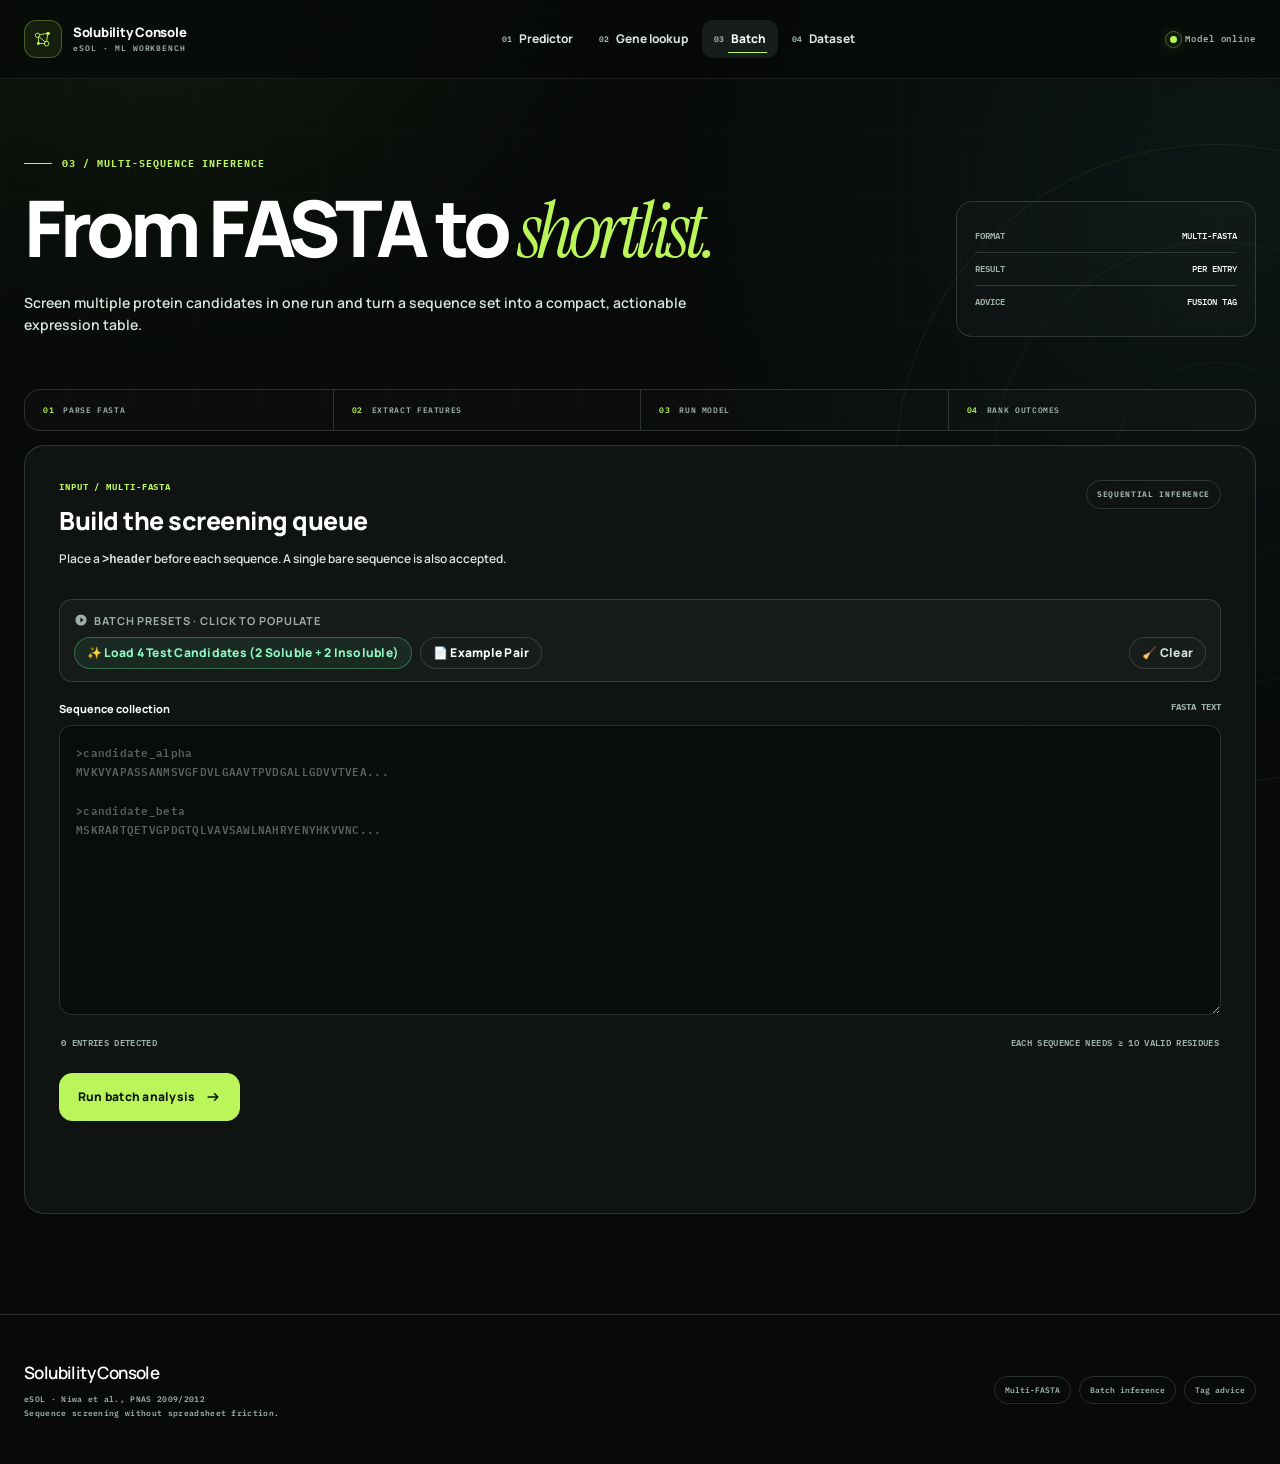
<file: MST-Project/protein_solubility/frontend/batch.html>
<!DOCTYPE html>
<html lang="en">
<head>
<meta charset="UTF-8">
<meta name="viewport" content="width=device-width, initial-scale=1.0">
<meta name="description" content="Run explainable protein solubility predictions across multiple FASTA entries.">
<title>Batch analysis — Solubility Console</title>
<link rel="preconnect" href="https://fonts.googleapis.com">
<link rel="preconnect" href="https://fonts.gstatic.com" crossorigin>
<link
  href="https://fonts.googleapis.com/css2?family=IBM+Plex+Mono:wght@400;500;600&family=Instrument+Serif:ital@0;1&family=Manrope:wght@400;500;600;700&display=swap"
  rel="stylesheet">
<link rel="stylesheet" href="style.css">
<script src="app.js" defer></script>
</head>
<body data-page="batch">
  <a class="skip-link" href="#main-content">Skip to content</a>
  <div class="page-ambient" aria-hidden="true"></div>
  <header class="site-header">
    <div class="header-inner">
      <a class="brand" href="/" aria-label="Solubility Console home"><span class="brand-mark" aria-hidden="true"><svg
            viewBox="0 0 24 24" fill="none">
            <circle cx="6" cy="8" r="2.4" stroke="currentColor" />
            <circle cx="17.5" cy="6" r="2" fill="currentColor" />
            <circle cx="16" cy="17" r="2.5" stroke="currentColor" />
            <circle cx="7" cy="17" r="1.6" fill="currentColor" />
            <path d="M8.3 7.5 15.4 6M16.9 7.8l-1 6.7M13.7 17H8.6M7 9.8v5.4M8 9.8l6.5 5.5" stroke="currentColor"
              stroke-linecap="round" />
          </svg></span><span class="brand-copy"><strong>Solubility Console</strong><small>eSOL · ML
            WORKBENCH</small></span></a>
      <nav class="site-nav" aria-label="Primary navigation"><a class="nav-link"
          href="/predictor"><span>01</span>Predictor</a><a class="nav-link" href="/lookup"><span>02</span>Gene
          lookup</a><a class="nav-link" href="/batch" aria-current="page"><span>03</span>Batch</a><a class="nav-link"
          href="/dataset"><span>04</span>Dataset</a></nav>
      <div class="system-status"><i class="status-dot" aria-hidden="true"></i>Model online</div>
    </div>
  </header>

<main id="main-content" class="app-main">
  <section class="page-intro" data-reveal>
    <div>
      <div class="eyebrow">03 / Multi-sequence inference</div>
      <h1>From FASTA to <span class="serif-accent">shortlist.</span></h1>
      <p>Screen multiple protein candidates in one run and turn a sequence set into a compact, actionable expression
        table.</p>
    </div>
    <aside class="page-aside" aria-label="Batch specifications">
      <div class="page-aside-row"><span>Format</span><strong>Multi-FASTA</strong></div>
      <div class="page-aside-row"><span>Result</span><strong>Per entry</strong></div>
      <div class="page-aside-row"><span>Advice</span><strong>Fusion tag</strong></div>
    </aside>
  </section>

  <div class="pipeline-strip" aria-label="Batch pipeline" data-reveal>
    <div class="pipeline-item"><span>01</span>Parse FASTA</div>
    <div class="pipeline-item"><span>02</span>Extract features</div>
    <div class="pipeline-item"><span>03</span>Run model</div>
    <div class="pipeline-item"><span>04</span>Rank outcomes</div>
  </div>
  <section class="panel" data-reveal>
    <div class="panel-inner">
      <header class="panel-header">
        <div>
          <div class="panel-kicker">Input / multi-FASTA</div>
          <h2 class="panel-title">Build the screening queue</h2>
          <p class="panel-copy">Place a <code>&gt;header</code> before each sequence. A single bare sequence is also
            accepted.</p>
        </div><span class="panel-badge">SEQUENTIAL INFERENCE</span>
      </header>
      <div class="preset-container">
        <div class="preset-title">
          <svg viewBox="0 0 20 20" width="14" height="14" fill="none"><path d="M10 2a8 8 0 1 0 0 16 8 8 0 0 0 0-16zm-1 11.5v-7l5 3.5-5 3.5z" fill="currentColor"/></svg>
          <strong>Batch Presets · Click to Populate</strong>
        </div>
        <button class="preset-btn soluble" id="load-batch-demo" type="button">✨ Load 4 Test Candidates (2 Soluble + 2 Insoluble)</button>
        <button class="preset-btn" id="load-batch-example" type="button">📄 Example Pair</button>
        <button class="preset-btn clear-btn" id="clear-batch-btn" type="button">🧹 Clear</button>
      </div>

      <label class="field-label" for="batch-input"><span>Sequence collection</span><small>FASTA TEXT</small></label>
      <textarea id="batch-input" class="batch-textarea" spellcheck="false" aria-describedby="batch-meta batch-message"
        placeholder=">candidate_alpha&#10;MVKVYAPASSANMSVGFDVLGAAVTPVDGALLGDVVTVEA...&#10;&#10;>candidate_beta&#10;MSKRARTQETVGPDGTQLVAVSAWLNAHRYENYHKVVNC..."></textarea>
      <div class="input-meta" id="batch-meta">
        <span id="batch-entry-count"><strong>0 entries detected</strong></span>
        <span>Each sequence needs ≥ 10 valid residues</span>
      </div>
      <div class="form-actions">
        <button class="btn-primary" id="batch-btn" type="button">
          <span class="btn-label">Run batch analysis</span>
          <svg class="btn-icon" viewBox="0 0 20 20" fill="none" aria-hidden="true">
            <path d="M4 10h12m-4-4 4 4-4 4" stroke="currentColor" stroke-width="2" stroke-linecap="round"
              stroke-linejoin="round" />
          </svg>
        </button>
        <button class="btn-secondary hidden" id="export-batch-csv" type="button">
          📥 Export Results (CSV)
        </button>
      </div>
      <p class="form-message" id="batch-message" role="alert" aria-live="polite"></p>
      <div id="batch-results" class="batch-results" aria-live="polite"></div>
    </div>
  </section>
</main>
<footer class="site-footer">
  <div class="footer-inner">
    <div>
      <div class="footer-brand">Solubility Console</div>
      <div class="footer-copy">eSOL · Niwa et al., PNAS 2009/2012<br>Sequence screening without spreadsheet friction.
      </div>
    </div>
    <div class="footer-meta"><span>Multi-FASTA</span><span>Batch inference</span><span>Tag advice</span></div>
  </div>
</footer>
</body>
</html>
</file>
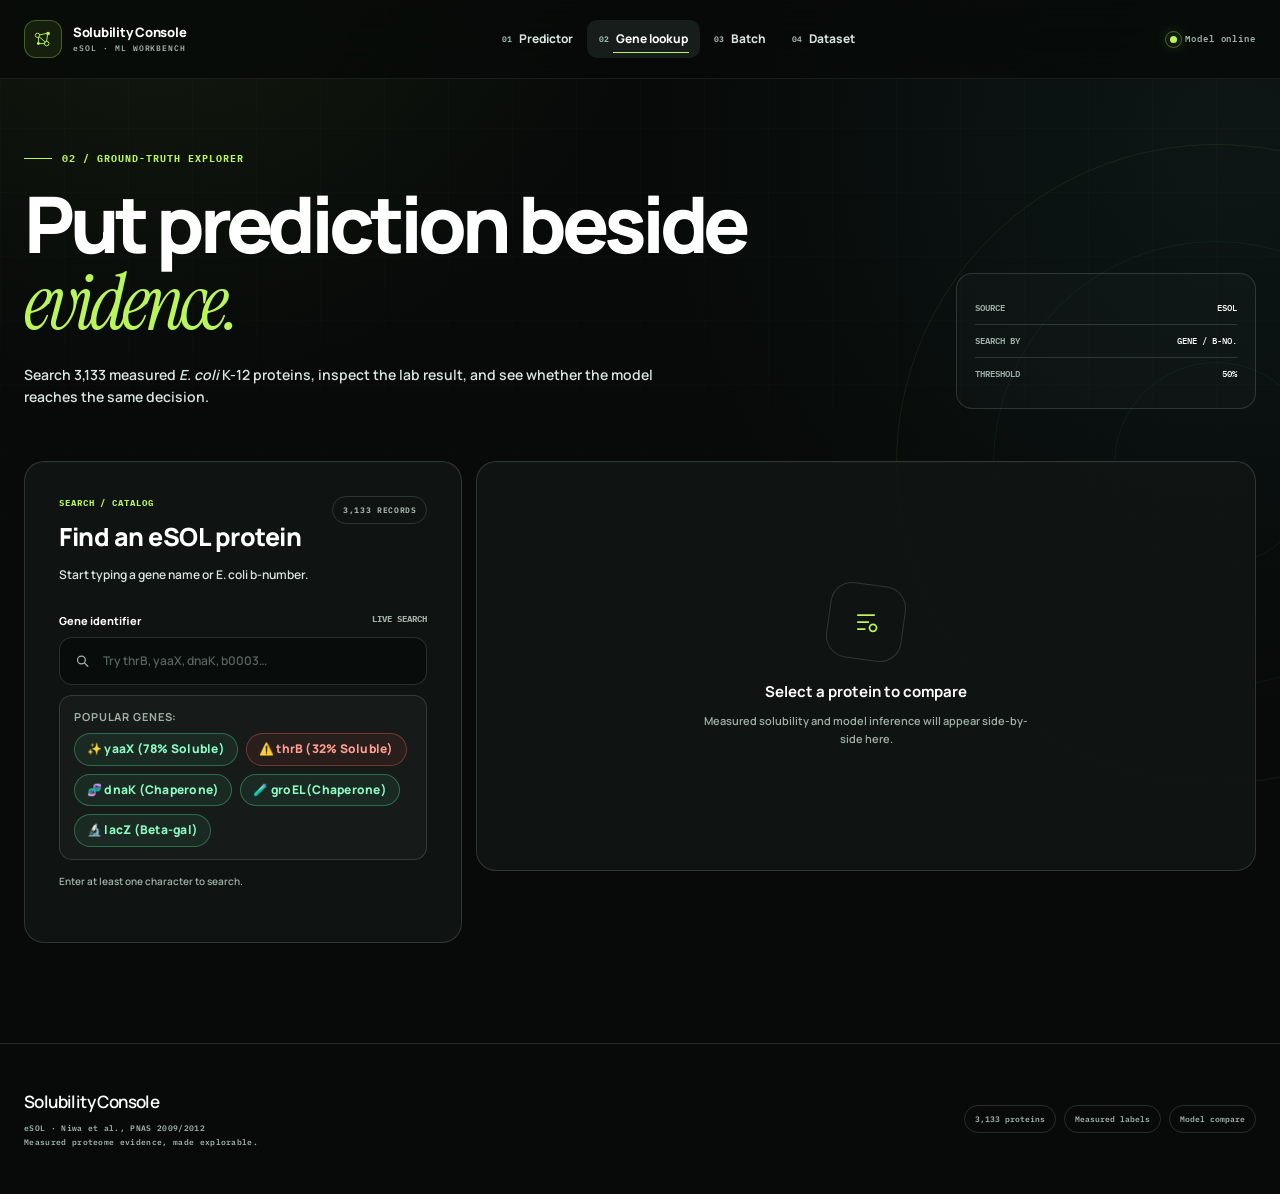
<file: MST-Project/protein_solubility/frontend/lookup.html>
<!DOCTYPE html>
<html lang="en">
<head>
<meta charset="UTF-8">
<meta name="viewport" content="width=device-width, initial-scale=1.0">
<meta name="description"
  content="Search the measured eSOL protein dataset and compare lab outcomes with model predictions.">
<title>Gene lookup — Solubility Console</title>
<link rel="preconnect" href="https://fonts.googleapis.com">
<link rel="preconnect" href="https://fonts.gstatic.com" crossorigin>
<link
  href="https://fonts.googleapis.com/css2?family=IBM+Plex+Mono:wght@400;500;600&family=Instrument+Serif:ital@0;1&family=Manrope:wght@400;500;600;700&display=swap"
  rel="stylesheet">
<link rel="stylesheet" href="style.css">
<script src="app.js" defer></script>
</head>
<body data-page="lookup">
  <a class="skip-link" href="#main-content">Skip to content</a>
  <div class="page-ambient" aria-hidden="true"></div>
  <header class="site-header">
    <div class="header-inner">
      <a class="brand" href="/" aria-label="Solubility Console home"><span class="brand-mark" aria-hidden="true"><svg
            viewBox="0 0 24 24" fill="none">
            <circle cx="6" cy="8" r="2.4" stroke="currentColor" />
            <circle cx="17.5" cy="6" r="2" fill="currentColor" />
            <circle cx="16" cy="17" r="2.5" stroke="currentColor" />
            <circle cx="7" cy="17" r="1.6" fill="currentColor" />
            <path d="M8.3 7.5 15.4 6M16.9 7.8l-1 6.7M13.7 17H8.6M7 9.8v5.4M8 9.8l6.5 5.5" stroke="currentColor"
              stroke-linecap="round" />
          </svg></span><span class="brand-copy"><strong>Solubility Console</strong><small>eSOL · ML
            WORKBENCH</small></span></a>
      <nav class="site-nav" aria-label="Primary navigation"><a class="nav-link"
          href="/predictor"><span>01</span>Predictor</a><a class="nav-link" href="/lookup"
          aria-current="page"><span>02</span>Gene lookup</a><a class="nav-link" href="/batch"><span>03</span>Batch</a><a
          class="nav-link" href="/dataset"><span>04</span>Dataset</a></nav>
      <div class="system-status"><i class="status-dot" aria-hidden="true"></i>Model online</div>
    </div>
  </header>

  <main id="main-content" class="app-main">
    <section class="page-intro" data-reveal>
      <div>
        <div class="eyebrow">02 / Ground-truth explorer</div>
        <h1>Put prediction beside <span class="serif-accent">evidence.</span></h1>
        <p>Search 3,133 measured <em>E. coli</em> K-12 proteins, inspect the lab result, and see whether the model
          reaches the same decision.</p>
      </div>
      <aside class="page-aside" aria-label="Lookup specifications">
        <div class="page-aside-row"><span>Source</span><strong>eSOL</strong></div>
        <div class="page-aside-row"><span>Search by</span><strong>Gene / b-no.</strong></div>
        <div class="page-aside-row"><span>Threshold</span><strong>50%</strong></div>
      </aside>
    </section>

  <section class="lookup-layout" aria-label="Gene lookup" data-reveal>
    <article class="panel">
      <div class="panel-inner">
        <header class="panel-header">
          <div>
            <div class="panel-kicker">Search / catalog</div>
            <h2 class="panel-title">Find an eSOL protein</h2>
            <p class="panel-copy">Start typing a gene name or E. coli b-number.</p>
          </div><span class="panel-badge">3,133 RECORDS</span>
        </header>
        <label class="field-label" for="gene-search"><span>Gene identifier</span><small>LIVE SEARCH</small></label>
        <div class="search-wrap"><svg viewBox="0 0 24 24" fill="none" aria-hidden="true">
            <circle cx="10.5" cy="10.5" r="5.5" stroke="currentColor" stroke-width="1.8" />
            <path d="m15 15 4.5 4.5" stroke="currentColor" stroke-width="1.8" stroke-linecap="round" />
          </svg><input type="search" id="gene-search" placeholder="Try thrB, yaaX, dnaK, b0003…" autocomplete="off"
            aria-controls="gene-results"></div>

        <div class="preset-container" style="margin: 10px 0 14px;">
          <div class="preset-title">
            <strong>Popular Genes:</strong>
          </div>
          <button class="preset-btn soluble" type="button" data-gene="yaaX">✨ yaaX (78% Soluble)</button>
          <button class="preset-btn insoluble" type="button" data-gene="thrB">⚠️ thrB (32% Soluble)</button>
          <button class="preset-btn soluble" type="button" data-gene="dnaK">🧬 dnaK (Chaperone)</button>
          <button class="preset-btn soluble" type="button" data-gene="groEL">🧪 groEL (Chaperone)</button>
          <button class="preset-btn soluble" type="button" data-gene="lacZ">🔬 lacZ (Beta-gal)</button>
        </div>

        <div id="gene-status" class="search-status" role="status" aria-live="polite">Enter at least one character to
          search.</div>
        <div id="gene-results" class="gene-results" aria-label="Gene search results"></div>
      </div>
    </article>

    <div>
      <article class="panel detail-empty" id="gene-empty-detail">
        <div>
          <div class="detail-empty-visual"><svg viewBox="0 0 24 24" fill="none" aria-hidden="true">
              <path d="M5 6h14M5 12h9M5 18h6" stroke="currentColor" stroke-width="1.5" stroke-linecap="round" />
              <circle cx="18" cy="17" r="3" stroke="currentColor" stroke-width="1.5" />
            </svg></div><strong>Select a protein to compare</strong>
          <p>Measured solubility and model inference will appear side-by-side here.</p>
        </div>
      </article>
      <article class="panel hidden" id="gene-detail-card">
        <div class="panel-inner">
          <header class="panel-header">
            <div>
              <div class="panel-kicker">Evidence / comparison</div>
              <h2 class="panel-title" id="gene-detail-title">—</h2>
            </div><span class="panel-badge">LAB ↔ MODEL</span>
          </header>
          <div class="compare-grid">
            <div class="compare-col">
              <div class="compare-heading">Actual · measured</div>
              <div class="compare-value" id="gene-actual-label">—</div>
              <div class="compare-sub" id="gene-actual-pct">—</div>
            </div>
            <div class="compare-col">
              <div class="compare-heading">Model · predicted</div>
              <div class="compare-value" id="gene-pred-label">—</div>
              <div class="compare-sub" id="gene-pred-pct">—</div>
            </div>
          </div>
          <div id="gene-match-banner" class="match-banner" role="status"></div>
        </div>
      </article>
    </div>
  </section>
</main>
<footer class="site-footer">
  <div class="footer-inner">
    <div>
      <div class="footer-brand">Solubility Console</div>
      <div class="footer-copy">eSOL · Niwa et al., PNAS 2009/2012<br>Measured proteome evidence, made explorable.</div>
    </div>
    <div class="footer-meta"><span>3,133 proteins</span><span>Measured labels</span><span>Model compare</span></div>
  </div>
</footer>
</body>
</html>
</file>
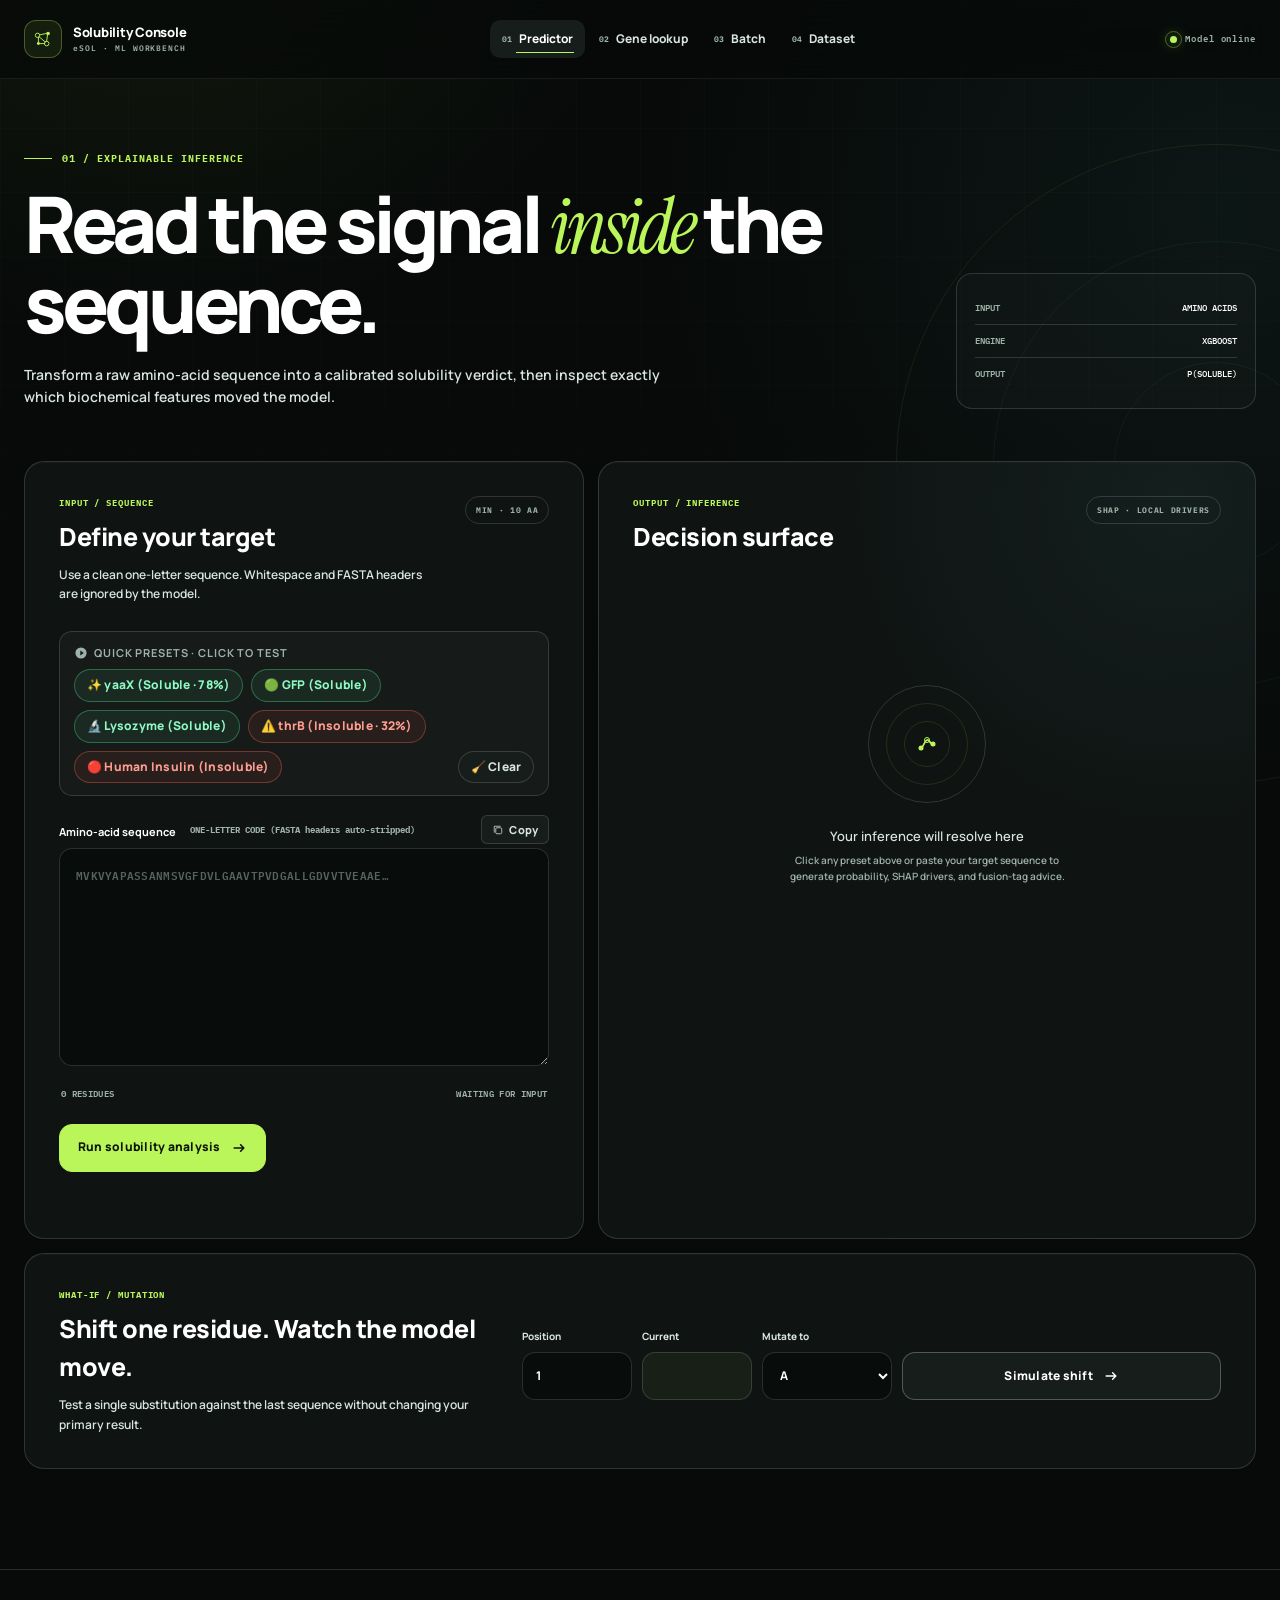
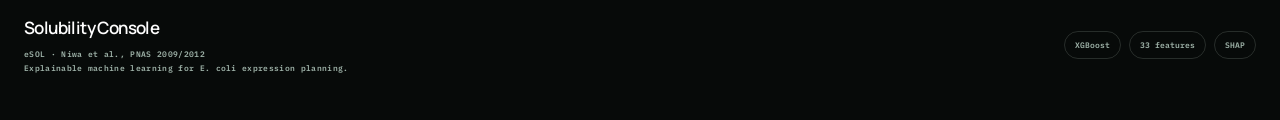
<file: MST-Project/protein_solubility/frontend/predictor.html>
<!DOCTYPE html>
<html lang="en">
<head>
<meta charset="UTF-8">
<meta name="viewport" content="width=device-width, initial-scale=1.0">
<meta name="description"
  content="Predict protein solubility with SHAP explanations, fusion-tag guidance, and mutation simulation.">
<title>Predictor — Solubility Console</title>
<link rel="preconnect" href="https://fonts.googleapis.com">
<link rel="preconnect" href="https://fonts.gstatic.com" crossorigin>
<link
  href="https://fonts.googleapis.com/css2?family=IBM+Plex+Mono:wght@400;500;600&family=Instrument+Serif:ital@0;1&family=Manrope:wght@400;500;600;700&display=swap"
  rel="stylesheet">
<link rel="stylesheet" href="style.css">
<script src="app.js" defer></script>
</head>
<body data-page="predictor">
  <a class="skip-link" href="#main-content">Skip to content</a>
  <div class="page-ambient" aria-hidden="true"></div>
  <header class="site-header">
    <div class="header-inner">
      <a class="brand" href="/" aria-label="Solubility Console home"><span class="brand-mark" aria-hidden="true"><svg
            viewBox="0 0 24 24" fill="none">
            <circle cx="6" cy="8" r="2.4" stroke="currentColor" />
            <circle cx="17.5" cy="6" r="2" fill="currentColor" />
            <circle cx="16" cy="17" r="2.5" stroke="currentColor" />
            <circle cx="7" cy="17" r="1.6" fill="currentColor" />
            <path d="M8.3 7.5 15.4 6M16.9 7.8l-1 6.7M13.7 17H8.6M7 9.8v5.4M8 9.8l6.5 5.5" stroke="currentColor"
              stroke-linecap="round" />
          </svg></span><span class="brand-copy"><strong>Solubility Console</strong><small>eSOL · ML
            WORKBENCH</small></span></a>
      <nav class="site-nav" aria-label="Primary navigation"><a class="nav-link" href="/predictor"
          aria-current="page"><span>01</span>Predictor</a><a class="nav-link" href="/lookup"><span>02</span>Gene
          lookup</a><a class="nav-link" href="/batch"><span>03</span>Batch</a><a class="nav-link"
          href="/dataset"><span>04</span>Dataset</a></nav>
      <div class="system-status"><i class="status-dot" aria-hidden="true"></i>Model online</div>
    </div>
  </header>

<main id="main-content" class="app-main">
  <section class="page-intro" data-reveal>
    <div>
      <div class="eyebrow">01 / Explainable inference</div>
      <h1>Read the signal <span class="serif-accent">inside</span> the sequence.</h1>
      <p>Transform a raw amino-acid sequence into a calibrated solubility verdict, then inspect exactly which
        biochemical features moved the model.</p>
    </div>
    <aside class="page-aside" aria-label="Predictor specifications">
      <div class="page-aside-row"><span>Input</span><strong>Amino acids</strong></div>
      <div class="page-aside-row"><span>Engine</span><strong>XGBoost</strong></div>
      <div class="page-aside-row"><span>Output</span><strong>P(soluble)</strong></div>
    </aside>
  </section>

  <section class="predictor-workspace" aria-label="Solubility predictor" data-reveal>
    <article class="panel input-panel">
      <div class="panel-inner">
        <header class="panel-header">
          <div>
            <div class="panel-kicker">Input / sequence</div>
            <h2 class="panel-title">Define your target</h2>
            <p class="panel-copy">Use a clean one-letter sequence. Whitespace and FASTA headers are ignored by the model.
            </p>
          </div><span class="panel-badge">MIN · 10 AA</span>
        </header>
        <div class="preset-container">
          <div class="preset-title">
            <svg viewBox="0 0 20 20" width="14" height="14" fill="none"><path d="M10 2a8 8 0 1 0 0 16 8 8 0 0 0 0-16zm-1 11.5v-7l5 3.5-5 3.5z" fill="currentColor"/></svg>
            <strong>Quick Presets · Click to Test</strong>
          </div>
          <button class="preset-btn soluble" type="button" data-preset="yaax">✨ yaaX (Soluble · 78%)</button>
          <button class="preset-btn soluble" type="button" data-preset="gfp">🟢 GFP (Soluble)</button>
          <button class="preset-btn soluble" type="button" data-preset="lysozyme">🔬 Lysozyme (Soluble)</button>
          <button class="preset-btn insoluble" type="button" data-preset="thrb">⚠️ thrB (Insoluble · 32%)</button>
          <button class="preset-btn insoluble" type="button" data-preset="insulin">🔴 Human Insulin (Insoluble)</button>
          <button class="preset-btn clear-btn" type="button" id="clear-seq-btn">🧹 Clear</button>
        </div>

        <div class="field-group">
          <div style="display: flex; justify-content: space-between; align-items: baseline;">
            <label class="field-label" for="sequence-input">
              <strong>Amino-acid sequence</strong>
              <small>ONE-LETTER CODE (FASTA headers auto-stripped)</small>
            </label>
            <button class="btn-chip" type="button" id="copy-seq-btn" title="Copy current sequence">
              <svg viewBox="0 0 16 16" width="12" height="12" fill="none"><rect x="5" y="5" width="8" height="8" rx="1.5" stroke="currentColor"/><path d="M3 11V3h8" stroke="currentColor" stroke-linecap="round"/></svg>
              Copy
            </button>
          </div>
          <textarea id="sequence-input" spellcheck="false"
            aria-describedby="sequence-meta predict-error"
            placeholder="MVKVYAPASSANMSVGFDVLGAAVTPVDGALLGDVVTVEAAE…"></textarea>
          <div class="sequence-meta" id="sequence-meta">
            <span id="residue-count"><strong>0 residues</strong></span>
            <span id="sequence-status">Waiting for input</span>
          </div>
        </div>

        <div class="form-actions">
          <button class="btn-primary" id="predict-btn" type="button">
            <span class="btn-label">Run solubility analysis</span>
            <svg class="btn-icon" viewBox="0 0 20 20" fill="none" aria-hidden="true">
              <path d="M4 10h12m-4-4 4 4-4 4" stroke="currentColor" stroke-width="2" stroke-linecap="round"
                stroke-linejoin="round" />
            </svg>
          </button>
        </div>
        <p class="form-message" id="predict-error" role="alert" aria-live="polite"></p>
      </div>
    </article>

    <article class="panel output-panel" id="result-card">
      <div class="panel-inner">
        <header class="panel-header">
          <div>
            <div class="panel-kicker">Output / inference</div>
            <h2 class="panel-title">Decision surface</h2>
          </div>
          <span class="panel-badge">SHAP · LOCAL DRIVERS</span>
        </header>
        <div id="result-empty" class="empty-state">
          <div>
            <div class="empty-orb"><svg viewBox="0 0 24 24" fill="none" aria-hidden="true">
                <path d="M6 16c3-1 3-7 6-8s3 5 6 4" stroke="currentColor" stroke-width="1.8" stroke-linecap="round" />
                <circle cx="6" cy="16" r="2.5" fill="currentColor" />
                <circle cx="12" cy="8" r="2.5" stroke="currentColor" />
                <circle cx="18" cy="12" r="2.5" fill="currentColor" />
              </svg></div>
            <strong>Your inference will resolve here</strong>
            <span>Click any preset above or paste your target sequence to generate probability, SHAP drivers, and fusion-tag advice.</span>
          </div>
        </div>

        <div id="result-body" class="hidden" aria-live="polite">
          <div class="verdict" id="verdict-box">
            <div class="verdict-top">
              <div>
                <div class="verdict-kicker">Model verdict</div>
                <div class="verdict-label" id="verdict-label">—</div>
              </div>
              <div class="prob-percent" id="prob-percent">—</div>
            </div>
            <div class="prob-track" aria-hidden="true">
              <div class="prob-fill" id="prob-fill"></div>
            </div>
            <div class="prob-caption" id="prob-caption">
              <span><strong>0% (Insoluble)</strong></span>
              <span><strong>50% (Threshold)</strong></span>
              <span><strong>100% (Soluble)</strong></span>
            </div>
          </div>

          <!-- Curated Biochemical Profile Dashboard -->
          <div class="bio-profile-section" id="bio-profile-section">
            <div class="bio-profile-head">
              <h4>Biochemical Profile Summary</h4>
              <span class="panel-badge">PHYSICOCHEMICAL</span>
            </div>
            <div class="bio-profile-grid" id="bio-profile-grid">
              <!-- Rendered via JS -->
            </div>
          </div>

          <h3 class="sub-heading" style="margin-top: 24px;">Curated SHAP Feature Drivers</h3>
          <p class="panel-copy" style="margin-bottom: 12px; font-size: 12px;">
            Features pushing the model toward soluble (green) or toward insoluble aggregation (red).
          </p>
          <div class="driver-legend">
            <span><i></i><strong>toward soluble (+)</strong></span>
            <span><i></i><strong>toward insoluble (-)</strong></span>
          </div>
          <div id="driver-bars" class="driver-bars"></div>

          <div id="tag-card" class="tag-card hidden">
            <div class="tag-eyebrow">Recommended rescue intervention</div>
            <div class="tag-title">Fusion tag · <strong id="tag-name"></strong></div>
            <div class="tag-driver" id="tag-driver"></div>
            <div class="tag-reason" id="tag-reason"></div>
          </div>
        </div>
      </div>
    </article>
    </section>

  <section class="panel mutation-panel" id="mutation-card" data-reveal>
    <div class="panel-inner mutation-layout">
      <header class="panel-header">
        <div>
          <div class="panel-kicker">What-if / mutation</div>
          <h2 class="panel-title">Shift one residue. Watch the model move.</h2>
          <p class="panel-copy">Test a single substitution against the last sequence without changing your primary result.
          </p>
        </div>
      </header>
      <div class="mutation-controls"><label for="mut-position">Position<input type="number" id="mut-position" min="1"
            value="1"></label><label for="mut-current">Current<input type="text" id="mut-current" disabled></label><label
          for="mut-residue">Mutate to<select id="mut-residue"></select></label><button class="btn-secondary"
          id="mutate-btn" type="button"><span class="btn-label">Simulate shift</span><svg class="btn-icon"
            viewBox="0 0 20 20" fill="none" aria-hidden="true">
            <path d="M4 10h12m-4-4 4 4-4 4" stroke="currentColor" stroke-width="1.7" stroke-linecap="round" />
          </svg></button>
        <div id="mutation-result" class="mutation-result" role="status" aria-live="polite"></div>
      </div>
    </div>
  </section>
</main>

<footer class="site-footer">
  <div class="footer-inner">
    <div>
      <div class="footer-brand">Solubility Console</div>
      <div class="footer-copy">eSOL · Niwa et al., PNAS 2009/2012<br>Explainable machine learning for E. coli expression
        planning.</div>
    </div>
    <div class="footer-meta"><span>XGBoost</span><span>33 features</span><span>SHAP</span></div>
  </div>
</footer>
</body>
</html>
</file>
<file: MST-Project/protein_solubility/frontend/style.css>
:root {
  color-scheme: dark;
  --bg: #070a09;
  --surface: rgba(17, 22, 20, .9);
  --surface-solid: #111614;
  --surface-raised: #171d1a;
  --ink: #ffffff;
  --ink-soft: #d8e5df;
  --ink-faint: #9eb2a8;
  --line: rgba(226, 245, 235, .15);
  --line-strong: rgba(226, 245, 235, .28);
  --accent: #baf55a;
  --accent-ink: #0d1408;
  --cyan: #67e1d4;
  --good: #4ceb95;
  --good-soft: rgba(76, 235, 149, .15);
  --bad: #ff6550;
  --bad-soft: rgba(255, 101, 80, .15);
  --warn: #ffca45;
  --warn-soft: rgba(255, 202, 69, .15);
  --font-display: "Manrope", "Segoe UI", sans-serif;
  --font-serif: "Instrument Serif", Georgia, serif;
  --font-body: "Manrope", "Segoe UI", sans-serif;
  --font-mono: "IBM Plex Mono", Consolas, monospace;
  --page: 1360px;
  --ease: cubic-bezier(.22, 1, .36, 1);
  --radius-lg: 28px;
  --radius-md: 20px;
  --radius-sm: 13px;
  --shadow: 0 28px 80px rgba(0, 0, 0, .28);
}
* {
  box-sizing: border-box;
}

html {
  scroll-behavior: smooth;
}

body {
  min-width: 320px;
  min-height: 100vh;
  margin: 0;
  overflow-x: hidden;
  background: radial-gradient(circle at 12% -10%, rgba(186, 245, 90, .08), transparent 32rem), radial-gradient(circle at 96% 12%, rgba(103, 225, 212, .06), transparent 36rem), var(--bg);
  color: var(--ink);
  font-family: var(--font-body);
  line-height: 1.55;
  -webkit-font-smoothing: antialiased;
  text-rendering: optimizeLegibility;
}
body::before {
  position: fixed;
  z-index: -2;
  inset: 0;
  background-image: linear-gradient(rgba(255, 255, 255, .018) 1px, transparent 1px), linear-gradient(90deg, rgba(255, 255, 255, .018) 1px, transparent 1px);
  background-size: 64px 64px;
  mask-image: linear-gradient(to bottom, black, transparent 90%);
  content: "";
  pointer-events: none;
}

::selection {
  background: var(--accent);
  color: var(--accent-ink);
}

a {
  color: inherit;
}

button,
input,
textarea,
select {
  font: inherit;
}

button,
a {
  -webkit-tap-highlight-color: transparent;
}

img,
svg {
  display: block;
  max-width: 100%;
}

.hidden {
  display: none !important;
}

.skip-link {
  position: fixed;
  z-index: 100;
  top: 12px;
  left: 12px;
  padding: 10px 14px;
  transform: translateY(-160%);
  border-radius: 10px;
  background: var(--accent);
  color: var(--accent-ink);
  font-weight: 700;
  text-decoration: none;
  transition: transform .2s ease;
}

.skip-link:focus {
  transform: translateY(0);
}

.page-ambient {
  position: fixed;
  z-index: -1;
  top: 9rem;
  right: -16rem;
  width: 40rem;
  height: 40rem;
  border: 1px solid rgba(186, 245, 90, .08);
  border-radius: 50%;
  pointer-events: none;
}

.page-ambient::before,
.page-ambient::after {
  position: absolute;
  inset: 15%;
  border: 1px solid rgba(103, 225, 212, .06);
  border-radius: inherit;
  content: "";
}

.page-ambient::after {
  inset: 34%;
}

/* Shell */
.site-header {
  position: sticky;
  z-index: 50;
  top: 0;
  border-bottom: 1px solid rgba(226, 245, 235, .08);
  background: rgba(7, 10, 9, .76);
  backdrop-filter: blur(22px) saturate(140%);
}

.header-inner {
  width: min(var(--page), calc(100% - 48px));
  min-height: 78px;
  margin: 0 auto;
  display: flex;
  align-items: center;
  gap: 28px;
}

.brand {
  min-width: max-content;
  display: inline-flex;
  align-items: center;
  gap: 11px;
  text-decoration: none;
}

.brand-mark {
  width: 38px;
  height: 38px;
  display: grid;
  place-items: center;
  overflow: hidden;
  border: 1px solid rgba(186, 245, 90, .3);
  border-radius: 12px;
  background: rgba(186, 245, 90, .08);
  color: var(--accent);
  transition: transform .45s var(--ease), background .45s var(--ease);
}

.brand:hover .brand-mark {
  transform: rotate(-7deg) scale(1.05);
  background: rgba(186, 245, 90, .14);
}

.brand-mark svg {
  width: 22px;
  height: 22px;
}

.brand-copy {
  display: grid;
  line-height: 1.1;
}

.brand-copy strong {
  font-size: 13px;
  letter-spacing: -.01em;
}

.brand-copy small {
  margin-top: 5px;
  color: var(--ink-faint);
  font-family: var(--font-mono);
  font-size: 8px;
  letter-spacing: .12em;
}

.site-nav {
  margin: 0 auto;
  display: flex;
  align-items: center;
  gap: 2px;
}

.nav-link {
  position: relative;
  display: inline-flex;
  align-items: center;
  gap: 7px;
  padding: 10px 12px;
  border-radius: 10px;
  color: var(--ink-soft);
  font-size: 12px;
  font-weight: 600;
  text-decoration: none;
  white-space: nowrap;
  transition: color .25s, background .25s;
}

.nav-link span {
  color: var(--ink-faint);
  font-family: var(--font-mono);
  font-size: 8px;
}

.nav-link:hover {
  color: var(--ink);
  background: rgba(255, 255, 255, .035);
}

.nav-link[aria-current="page"] {
  background: var(--surface-raised);
  color: var(--ink);
}

.nav-link[aria-current="page"]::after {
  position: absolute;
  right: 11px;
  bottom: 5px;
  left: 26px;
  height: 1px;
  background: var(--accent);
  content: "";
}

.system-status {
  min-width: max-content;
  display: flex;
  align-items: center;
  gap: 8px;
  color: var(--ink-faint);
  font-family: var(--font-mono);
  font-size: 9px;
  letter-spacing: .1em;
}

.status-dot {
  position: relative;
  width: 7px;
  height: 7px;
  border-radius: 50%;
  background: var(--accent);
  box-shadow: 0 0 14px rgba(186, 245, 90, .7);
}

.status-dot::after {
  position: absolute;
  inset: -5px;
  border: 1px solid rgba(186, 245, 90, .35);
  border-radius: 50%;
  animation: status-pulse 2.4s ease-out infinite;
  content: "";
}

@keyframes status-pulse {
  0% {
    opacity: 0;
    transform: scale(.45)
  }

  30% {
    opacity: 1
  }

  100% {
    opacity: 0;
    transform: scale(1.35)
  }
}

/* Type and controls */
.eyebrow {
  display: flex;
  align-items: center;
  gap: 10px;
  color: var(--accent);
  font-family: var(--font-mono);
  font-size: 10px;
  font-weight: 600;
  letter-spacing: .14em;
  text-transform: uppercase;
}

.eyebrow::before {
  width: 28px;
  height: 1px;
  background: currentColor;
  content: "";
}

.serif-accent {
  color: var(--accent);
  font-family: var(--font-serif);
  font-weight: 400;
  font-style: italic;
}

.section-label {
  color: var(--ink-faint);
  font-family: var(--font-mono);
  font-size: 10px;
  letter-spacing: .13em;
  text-transform: uppercase;
}

.section-title {
  max-width: 790px;
  margin: 14px 0 0;
  font-size: clamp(30px, 4vw, 56px);
  font-weight: 500;
  letter-spacing: -.045em;
  line-height: 1.05;
}

.btn-primary,
.btn-secondary,
.btn-ghost {
  position: relative;
  min-height: 48px;
  display: inline-flex;
  align-items: center;
  justify-content: center;
  gap: 10px;
  overflow: hidden;
  padding: 0 18px;
  border-radius: 13px;
  cursor: pointer;
  font-size: 12px;
  font-weight: 700;
  text-decoration: none;
  transition: transform .28s var(--ease), border-color .28s, background .28s, color .28s;
}

.btn-primary {
  border: 1px solid var(--accent);
  background: var(--accent);
  color: var(--accent-ink);
}

.btn-primary::before {
  position: absolute;
  inset: 0;
  background: linear-gradient(110deg, transparent 25%, rgba(255, 255, 255, .35), transparent 70%);
  transform: translateX(-130%);
  transition: transform .65s var(--ease);
  content: "";
}

.btn-primary:hover::before {
  transform: translateX(130%);
}

.btn-primary:hover,
.btn-secondary:hover,
.btn-ghost:hover {
  transform: translateY(-2px);
}

.btn-secondary {
  border: 1px solid var(--line-strong);
  background: var(--surface-raised);
  color: var(--ink);
}

.btn-secondary:hover {
  border-color: rgba(186, 245, 90, .4);
  background: #1b231f;
}

.btn-ghost {
  border: 1px solid transparent;
  background: transparent;
  color: var(--ink-soft);
}

.btn-ghost:hover {
  color: var(--ink);
  background: rgba(255, 255, 255, .04);
}

.btn-icon {
  width: 16px;
  height: 16px;
  transition: transform .3s var(--ease);
}

.btn-primary:hover .btn-icon,
.btn-secondary:hover .btn-icon {
  transform: translateX(3px);
}

button:disabled {
  cursor: wait;
  opacity: .62;
  transform: none !important;
}

button.loading .btn-icon {
  display: none;
}

button.loading::after {
  width: 14px;
  height: 14px;
  border: 1.5px solid currentColor;
  border-right-color: transparent;
  border-radius: 50%;
  animation: spin .7s linear infinite;
  content: "";
}

@keyframes spin {
  to {
    transform: rotate(360deg);
  }
}

/* Home */
.landing-main {
  overflow: hidden;
}

.landing-hero {
  width: min(var(--page), calc(100% - 48px));
  min-height: calc(100vh - 78px);
  margin: 0 auto;
  padding: clamp(62px, 8vw, 116px) 0 70px;
  display: grid;
  grid-template-columns: minmax(0, 1.08fr) minmax(420px, .92fr);
  align-items: center;
  gap: clamp(40px, 6vw, 90px);
}

.hero-copy h1 {
  max-width: 780px;
  margin: 24px 0 0;
  font-size: clamp(54px, 7.4vw, 108px);
  font-weight: 500;
  letter-spacing: -.07em;
  line-height: .89;
}

.hero-copy h1 .line {
  display: block;
}

.hero-copy h1 .line:last-child {
  margin-left: clamp(0px, 5vw, 72px);
}

.hero-lede {
  max-width: 630px;
  margin: 30px 0 0;
  color: var(--ink-soft);
  font-size: clamp(14px, 1.25vw, 17px);
  line-height: 1.75;
}

.hero-lede strong {
  color: var(--ink);
  font-weight: 600;
}

.hero-actions {
  margin-top: 34px;
  display: flex;
  align-items: center;
  gap: 12px;
  flex-wrap: wrap;
}

.hero-proof {
  margin-top: 34px;
  display: flex;
  align-items: center;
  gap: 15px;
  color: var(--ink-faint);
  font-family: var(--font-mono);
  font-size: 9px;
  letter-spacing: .08em;
  text-transform: uppercase;
}

.proof-stack {
  display: flex;
}

.proof-node {
  width: 28px;
  height: 28px;
  display: grid;
  place-items: center;
  margin-left: -7px;
  border: 2px solid var(--bg);
  border-radius: 50%;
  background: var(--surface-raised);
  color: var(--accent);
  font-size: 8px;
}

.proof-node:first-child {
  margin-left: 0;
}

.hero-visual {
  position: relative;
  perspective: 1000px;
}

.visual-shell {
  position: relative;
  min-height: 570px;
  overflow: hidden;
  border: 1px solid var(--line);
  border-radius: 36px;
  background: radial-gradient(circle at 50% 46%, rgba(186, 245, 90, .09), transparent 32%), linear-gradient(145deg, rgba(255, 255, 255, .045), rgba(255, 255, 255, .012));
  box-shadow: var(--shadow), inset 0 1px rgba(255, 255, 255, .05);
  transform: rotateX(var(--tilt-x, 0deg)) rotateY(var(--tilt-y, 0deg));
  transform-style: preserve-3d;
  transition: transform .18s ease-out;
}

.visual-shell::before {
  position: absolute;
  inset: 0;
  opacity: .35;
  background-image: radial-gradient(rgba(241, 247, 243, .22) .6px, transparent .6px);
  background-size: 18px 18px;
  mask-image: radial-gradient(circle, black, transparent 72%);
  content: "";
}

.visual-top,
.visual-bottom {
  position: absolute;
  z-index: 4;
  right: 24px;
  left: 24px;
  display: flex;
  justify-content: space-between;
  color: var(--ink-faint);
  font-family: var(--font-mono);
  font-size: 9px;
  letter-spacing: .1em;
  text-transform: uppercase;
}

.visual-top {
  top: 22px;
}

.visual-bottom {
  bottom: 22px;
}

.visual-bottom strong {
  color: var(--accent);
  font-weight: 500;
}

.protein-field {
  position: absolute;
  inset: 58px 28px 62px;
  display: grid;
  place-items: center;
}

.orbit {
  position: absolute;
  border: 1px solid rgba(226, 245, 235, .1);
  border-radius: 50%;
}

.orbit.one {
  width: 82%;
  aspect-ratio: 1;
  animation: orbit-spin 22s linear infinite;
}

.orbit.two {
  width: 58%;
  aspect-ratio: 1;
  border-color: rgba(103, 225, 212, .13);
  animation: orbit-spin 16s linear infinite reverse;
}

.orbit.three {
  width: 34%;
  aspect-ratio: 1;
  border-color: rgba(186, 245, 90, .17);
}

.orbit::after {
  position: absolute;
  top: 10%;
  left: 16%;
  width: 7px;
  height: 7px;
  border-radius: 50%;
  background: var(--accent);
  box-shadow: 0 0 18px rgba(186, 245, 90, .8);
  content: "";
}

.orbit.two::after {
  top: auto;
  bottom: 7%;
  left: auto;
  right: 20%;
  background: var(--cyan);
  box-shadow: 0 0 16px rgba(103, 225, 212, .7);
}

@keyframes orbit-spin {
  to {
    transform: rotate(360deg);
  }
}

.protein-network {
  position: relative;
  z-index: 2;
  width: 78%;
  filter: drop-shadow(0 20px 35px rgba(0, 0, 0, .4));
  animation: protein-float 6s ease-in-out infinite;
}

.protein-network .bond {
  stroke: rgba(241, 247, 243, .2);
  stroke-width: 1.2;
}

.protein-network .bond.hot {
  stroke: rgba(186, 245, 90, .55);
}

.protein-network .node {
  fill: var(--surface-solid);
  stroke: rgba(241, 247, 243, .35);
  stroke-width: 1.4;
}

.protein-network .node.hot {
  fill: var(--accent);
  stroke: var(--accent);
}

.protein-network .node.cyan {
  fill: var(--cyan);
  stroke: var(--cyan);
}

@keyframes protein-float {

  0%,
  100% {
    transform: translateY(0) rotate(-1deg)
  }

  50% {
    transform: translateY(-13px) rotate(1.5deg)
  }
}

.floating-readout {
  position: absolute;
  z-index: 5;
  right: -28px;
  bottom: 82px;
  width: 182px;
  padding: 16px;
  border: 1px solid var(--line-strong);
  border-radius: 17px;
  background: rgba(15, 20, 18, .9);
  box-shadow: 0 18px 45px rgba(0, 0, 0, .35);
  backdrop-filter: blur(18px);
  animation: readout-float 5s ease-in-out infinite .8s;
}

@keyframes readout-float {

  0%,
  100% {
    transform: translateY(0)
  }

  50% {
    transform: translateY(8px)
  }
}

.readout-label {
  color: var(--ink-faint);
  font-family: var(--font-mono);
  font-size: 8px;
  letter-spacing: .1em;
}

.readout-value {
  margin-top: 7px;
  font-size: 21px;
  font-weight: 650;
  letter-spacing: -.04em;
}

.readout-bar {
  height: 4px;
  margin-top: 12px;
  overflow: hidden;
  border-radius: 99px;
  background: rgba(255, 255, 255, .08);
}

.readout-bar span {
  display: block;
  width: 78%;
  height: 100%;
  border-radius: inherit;
  background: var(--accent);
  animation: readout-fill 1.2s var(--ease) both .6s;
}

@keyframes readout-fill {
  from {
    width: 0;
  }
}

.metric-strip {
  width: min(var(--page), calc(100% - 48px));
  margin: 0 auto 120px;
  display: grid;
  grid-template-columns: 1.35fr repeat(3, 1fr);
  border: 1px solid var(--line);
  border-radius: var(--radius-lg);
  background: rgba(15, 20, 18, .65);
}

.metric-intro,
.metric-item {
  min-height: 144px;
  padding: 28px;
}

.metric-item {
  border-left: 1px solid var(--line);
}

.metric-intro {
  display: flex;
  flex-direction: column;
  justify-content: space-between;
  color: var(--ink-soft);
  font-size: 13px;
}

.metric-intro svg {
  width: 24px;
  color: var(--accent);
}

.metric-value {
  font-size: clamp(32px, 3.4vw, 50px);
  font-weight: 500;
  letter-spacing: -.06em;
  line-height: 1;
}

.metric-label {
  margin-top: 19px;
  color: var(--ink-faint);
  font-family: var(--font-mono);
  font-size: 9px;
  letter-spacing: .12em;
  text-transform: uppercase;
}

.home-section {
  width: min(var(--page), calc(100% - 48px));
  margin: 0 auto;
  padding: 0 0 130px;
}

.section-heading-row {
  display: flex;
  align-items: end;
  justify-content: space-between;
  gap: 40px;
  margin-bottom: 40px;
}

.section-heading-row p {
  max-width: 430px;
  margin: 0;
  color: var(--ink-soft);
  font-size: 13px;
}

.tool-grid {
  display: grid;
  grid-template-columns: 1.15fr .85fr .85fr;
  grid-template-rows: repeat(2, minmax(250px, auto));
  gap: 14px;
}

.tool-card {
  position: relative;
  min-height: 250px;
  display: flex;
  flex-direction: column;
  overflow: hidden;
  padding: 28px;
  border: 1px solid var(--line);
  border-radius: var(--radius-md);
  background: var(--surface);
  text-decoration: none;
  transition: transform .45s var(--ease), border-color .35s, background .35s;
}

.tool-card:first-child {
  grid-row: 1/3;
}

.tool-card:last-child {
  grid-column: 2/4;
}

.tool-card:hover {
  z-index: 2;
  transform: translateY(-7px);
  border-color: rgba(186, 245, 90, .32);
  background: var(--surface-raised);
}

.tool-card::after {
  position: absolute;
  right: -70px;
  bottom: -80px;
  width: 190px;
  height: 190px;
  border: 1px solid rgba(186, 245, 90, .12);
  border-radius: 50%;
  content: "";
  transition: transform .6s var(--ease);
}

.tool-card:hover::after {
  transform: scale(1.35);
}

.tool-index {
  color: var(--ink-faint);
  font-family: var(--font-mono);
  font-size: 9px;
  letter-spacing: .12em;
}

.tool-icon {
  width: 42px;
  height: 42px;
  margin: auto 0 24px;
  display: grid;
  place-items: center;
  border: 1px solid var(--line);
  border-radius: 13px;
  color: var(--accent);
}

.tool-icon svg {
  width: 20px;
}

.tool-card h3 {
  margin: 0;
  font-size: clamp(20px, 2vw, 27px);
  font-weight: 550;
  letter-spacing: -.04em;
}

.tool-card p {
  max-width: 430px;
  margin: 10px 0 0;
  color: var(--ink-soft);
  font-size: 12px;
}

.tool-arrow {
  position: absolute;
  top: 26px;
  right: 26px;
  width: 34px;
  height: 34px;
  display: grid;
  place-items: center;
  border: 1px solid var(--line);
  border-radius: 50%;
  color: var(--ink-soft);
  transition: background .3s, color .3s, transform .35s var(--ease);
}

.tool-card:hover .tool-arrow {
  transform: rotate(45deg);
  background: var(--accent);
  color: var(--accent-ink);
}

.process-shell {
  overflow: hidden;
  border: 1px solid var(--line);
  border-radius: var(--radius-lg);
  background: linear-gradient(140deg, rgba(186, 245, 90, .055), rgba(103, 225, 212, .025));
}

.process-head {
  padding: 40px;
  border-bottom: 1px solid var(--line);
}

.process-list {
  display: grid;
  grid-template-columns: repeat(3, 1fr);
}

.process-step {
  position: relative;
  min-height: 225px;
  padding: 32px 36px;
  border-left: 1px solid var(--line);
}

.process-step:first-child {
  border-left: 0;
}

.step-number {
  color: var(--accent);
  font-family: var(--font-mono);
  font-size: 9px;
}

.process-step h3 {
  margin: 50px 0 10px;
  font-size: 20px;
  font-weight: 550;
  letter-spacing: -.03em;
}

.process-step p {
  margin: 0;
  color: var(--ink-soft);
  font-size: 12px;
}

.process-line {
  position: absolute;
  top: 51px;
  right: 36px;
  left: 72px;
  height: 1px;
  overflow: hidden;
  background: var(--line);
}

.process-line::after {
  display: block;
  width: 42%;
  height: 100%;
  background: var(--accent);
  animation: line-travel 4s ease-in-out infinite;
  content: "";
}

@keyframes line-travel {

  0%,
  100% {
    transform: translateX(-110%)
  }

  50% {
    transform: translateX(260%)
  }
}

/* App layout */
.app-main {
  width: min(var(--page), calc(100% - 48px));
  margin: 0 auto;
  padding: 0 0 100px;
}

.page-intro {
  min-height: 310px;
  display: grid;
  grid-template-columns: minmax(0, 1fr) 300px;
  align-items: end;
  gap: 50px;
  padding: 72px 0 52px;
}

.page-intro h1 {
  max-width: 870px;
  margin: 18px 0 0;
  font-size: clamp(44px, 6.1vw, 84px);
  font-weight: 500;
  letter-spacing: -.065em;
  line-height: .98;
}

.page-intro p {
  max-width: 670px;
  margin: 22px 0 0;
  color: var(--ink-soft);
  font-size: 14px;
}

.page-aside {
  justify-self: end;
  width: 100%;
  padding: 18px;
  border: 1px solid var(--line);
  border-radius: 16px;
  background: rgba(255, 255, 255, .02);
}

.page-aside-row {
  display: flex;
  align-items: center;
  justify-content: space-between;
  padding: 9px 0;
  border-bottom: 1px solid var(--line);
  color: var(--ink-faint);
  font-family: var(--font-mono);
  font-size: 9px;
  text-transform: uppercase;
}

.page-aside-row:last-child {
  border: 0;
}

.page-aside-row strong {
  color: var(--ink);
  font-weight: 500;
}

.panel {
  position: relative;
  overflow: hidden;
  border: 1px solid var(--line);
  border-radius: var(--radius-md);
  background: var(--surface);
  box-shadow: inset 0 1px rgba(255, 255, 255, .025);
}

.panel-inner {
  padding: clamp(22px, 3vw, 34px);
}

.panel-header {
  display: flex;
  align-items: flex-start;
  justify-content: space-between;
  gap: 24px;
  margin-bottom: 28px;
}

.panel-kicker {
  margin-bottom: 8px;
  color: var(--accent);
  font-family: var(--font-mono);
  font-size: 9px;
  letter-spacing: .12em;
  text-transform: uppercase;
}

.panel-title {
  margin: 0;
  font-size: clamp(19px, 2vw, 25px);
  font-weight: 550;
  letter-spacing: -.035em;
}

.panel-copy {
  max-width: 600px;
  margin: 8px 0 0;
  color: var(--ink-soft);
  font-size: 12px;
}

.panel-badge {
  min-width: max-content;
  padding: 7px 10px;
  border: 1px solid var(--line);
  border-radius: 99px;
  color: var(--ink-faint);
  font-family: var(--font-mono);
  font-size: 8px;
  letter-spacing: .08em;
}

.field-group {
  margin-top: 19px;
}

.field-label {
  display: flex;
  justify-content: space-between;
  gap: 14px;
  margin-bottom: 8px;
  color: var(--ink-soft);
  font-size: 11px;
  font-weight: 650;
}

.field-label small {
  color: var(--ink-faint);
  font-family: var(--font-mono);
  font-size: 9px;
  font-weight: 400;
}

select,
input[type="text"],
input[type="search"],
input[type="number"],
textarea {
  width: 100%;
  border: 1px solid var(--line);
  border-radius: var(--radius-sm);
  outline: none;
  background: rgba(5, 8, 7, .55);
  color: var(--ink);
  font-size: 12px;
  transition: border-color .25s, box-shadow .25s, background .25s;
}

select,
input[type="text"],
input[type="search"],
input[type="number"] {
  min-height: 48px;
  padding: 0 13px;
}

select {
  color-scheme: dark;
}

textarea {
  min-height: 218px;
  padding: 16px;
  resize: vertical;
  font-family: var(--font-mono);
  font-size: 11px;
  line-height: 1.75;
  letter-spacing: .025em;
}

textarea::placeholder,
input::placeholder {
  color: #58635e;
}

select:focus,
input:focus,
textarea:focus {
  border-color: rgba(186, 245, 90, .52);
  background: rgba(11, 15, 13, .92);
  box-shadow: 0 0 0 4px rgba(186, 245, 90, .07);
}

.sequence-meta,
.input-meta {
  min-height: 33px;
  display: flex;
  align-items: center;
  justify-content: space-between;
  gap: 16px;
  padding: 9px 2px 0;
  color: var(--ink-faint);
  font-family: var(--font-mono);
  font-size: 8.5px;
  letter-spacing: .04em;
  text-transform: uppercase;
}

.valid-status {
  color: var(--good);
}

.invalid-status {
  color: var(--bad);
}

.form-actions {
  margin-top: 18px;
  display: flex;
  align-items: center;
  gap: 12px;
  flex-wrap: wrap;
}

.form-message {
  min-height: 20px;
  margin: 12px 0 0;
  color: var(--bad);
  font-size: 11px;
}

.form-message.success {
  color: var(--good);
}

/* Predictor */
.predictor-workspace {
  display: grid;
  grid-template-columns: minmax(0, .92fr) minmax(0, 1.08fr);
  gap: 14px;
}

.predictor-workspace>.panel {
  min-height: 600px;
}

.output-panel {
  background: radial-gradient(circle at 88% 5%, rgba(103, 225, 212, .055), transparent 35%), var(--surface);
}

.empty-state {
  min-height: 400px;
  display: grid;
  place-items: center;
  text-align: center;
  color: var(--ink-faint);
}

.empty-orb {
  position: relative;
  width: 118px;
  height: 118px;
  margin: 0 auto 23px;
  display: grid;
  place-items: center;
  border: 1px solid var(--line);
  border-radius: 50%;
}

.empty-orb::before,
.empty-orb::after {
  position: absolute;
  border: 1px solid rgba(186, 245, 90, .12);
  border-radius: 50%;
  content: "";
  animation: orbit-spin 12s linear infinite;
}

.empty-orb::before {
  inset: 17px;
}

.empty-orb::after {
  inset: 35px;
  animation-direction: reverse;
}

.empty-orb svg {
  width: 24px;
  color: var(--accent);
}

.empty-state strong {
  display: block;
  color: var(--ink-soft);
  font-size: 13px;
  font-weight: 550;
}

.empty-state span {
  display: block;
  max-width: 290px;
  margin-top: 7px;
  font-size: 10px;
}

.verdict {
  margin-bottom: 26px;
  padding: 22px;
  border: 1px solid var(--line);
  border-radius: 18px;
  background: rgba(255, 255, 255, .025);
}

.verdict.soluble {
  border-color: rgba(119, 233, 169, .25);
  background: var(--good-soft);
}

.verdict.insoluble {
  border-color: rgba(255, 128, 110, .25);
  background: var(--bad-soft);
}

.verdict-top {
  display: flex;
  align-items: end;
  justify-content: space-between;
  gap: 18px;
  margin-bottom: 20px;
}

.verdict-kicker {
  margin-bottom: 5px;
  color: var(--ink-faint);
  font-family: var(--font-mono);
  font-size: 8px;
  letter-spacing: .11em;
  text-transform: uppercase;
}

.verdict-label {
  font-size: clamp(26px, 3vw, 40px);
  font-weight: 550;
  letter-spacing: -.055em;
  line-height: 1;
}

.verdict.soluble .verdict-label {
  color: var(--good);
}

.verdict.insoluble .verdict-label {
  color: var(--bad);
}

.prob-percent {
  color: var(--ink);
  font-family: var(--font-mono);
  font-size: 18px;
}

.prob-track {
  position: relative;
  height: 7px;
  overflow: hidden;
  border-radius: 99px;
  background: rgba(255, 255, 255, .08);
}

.prob-track::after {
  position: absolute;
  top: -3px;
  bottom: -3px;
  left: 50%;
  width: 1px;
  background: rgba(255, 255, 255, .2);
  content: "";
}

.prob-fill {
  width: 0;
  height: 100%;
  border-radius: inherit;
  background: linear-gradient(90deg, var(--cyan), var(--good));
  transition: width .9s var(--ease);
}

.prob-caption {
  margin-top: 9px;
  display: flex;
  justify-content: space-between;
  color: var(--ink-faint);
  font-family: var(--font-mono);
  font-size: 8px;
  letter-spacing: .06em;
  text-transform: uppercase;
}

.sub-heading {
  margin: 0 0 15px;
  color: var(--ink-faint);
  font-family: var(--font-mono);
  font-size: 9px;
  font-weight: 500;
  letter-spacing: .11em;
  text-transform: uppercase;
}

.driver-legend {
  margin: -6px 0 16px;
  display: flex;
  gap: 15px;
  color: var(--ink-faint);
  font-family: var(--font-mono);
  font-size: 8px;
}

.driver-legend span {
  display: inline-flex;
  align-items: center;
  gap: 6px;
}

.driver-legend i {
  width: 6px;
  height: 6px;
  border-radius: 50%;
  background: var(--good);
}

.driver-legend span:last-child i {
  background: var(--bad);
}

.driver-bars {
  display: flex;
  flex-direction: column;
  gap: 11px;
}

.driver-row {
  display: grid;
  grid-template-columns: minmax(105px, 140px) 1fr 55px;
  align-items: center;
  gap: 12px;
}

.driver-name {
  overflow: hidden;
  color: var(--ink-soft);
  font-family: var(--font-mono);
  font-size: 9px;
  text-overflow: ellipsis;
  white-space: nowrap;
}

.driver-track {
  position: relative;
  height: 7px;
  overflow: hidden;
  border-radius: 99px;
  background: rgba(255, 255, 255, .055);
}

.driver-mid-line {
  position: absolute;
  z-index: 2;
  top: 0;
  bottom: 0;
  left: 50%;
  width: 1px;
  background: rgba(255, 255, 255, .14);
}

.driver-fill {
  position: absolute;
  top: 0;
  bottom: 0;
  width: 0;
  border-radius: 99px;
  transition: width .8s var(--ease);
}

.driver-fill.pos {
  left: 50%;
  background: var(--good);
}

.driver-fill.neg {
  right: 50%;
  background: var(--bad);
}

.driver-val {
  color: var(--ink-faint);
  font-family: var(--font-mono);
  font-size: 9px;
  text-align: right;
}

.tag-card {
  position: relative;
  margin-top: 26px;
  overflow: hidden;
  padding: 19px;
  border: 1px solid rgba(245, 200, 103, .24);
  border-radius: 16px;
  background: var(--warn-soft);
}

.tag-card::after {
  position: absolute;
  top: -35px;
  right: -35px;
  width: 90px;
  height: 90px;
  border: 1px solid rgba(245, 200, 103, .18);
  border-radius: 50%;
  content: "";
}

.tag-eyebrow {
  margin-bottom: 7px;
  color: var(--warn);
  font-family: var(--font-mono);
  font-size: 8px;
  letter-spacing: .1em;
  text-transform: uppercase;
}

.tag-title {
  font-size: 14px;
  font-weight: 650;
}

.tag-driver {
  margin-top: 7px;
  color: var(--ink-faint);
  font-family: var(--font-mono);
  font-size: 9px;
}

.tag-reason {
  max-width: 620px;
  margin-top: 10px;
  color: var(--ink-soft);
  font-size: 11px;
}

.mutation-panel {
  margin-top: 14px;
}

.mutation-layout {
  display: grid;
  grid-template-columns: minmax(220px, .75fr) minmax(0, 1.25fr);
  align-items: end;
  gap: 44px;
}

.mutation-layout .panel-header {
  margin: 0;
}

.mutation-controls {
  display: grid;
  grid-template-columns: 110px 110px 130px auto;
  align-items: end;
  gap: 10px;
}

.mutation-controls label {
  color: var(--ink-soft);
  font-size: 10px;
}

.mutation-controls input,
.mutation-controls select {
  margin-top: 7px;
}

.mutation-controls input:disabled {
  color: var(--accent);
  background: rgba(186, 245, 90, .055);
}

.mutation-result {
  grid-column: 1/-1;
  min-height: 24px;
  color: var(--ink-soft);
  font-family: var(--font-mono);
  font-size: 10px;
}

.delta-up {
  color: var(--good);
  font-weight: 700;
}

.delta-down {
  color: var(--bad);
  font-weight: 700;
}

/* Lookup */
.lookup-layout {
  display: grid;
  grid-template-columns: minmax(320px, .72fr) minmax(0, 1.28fr);
  gap: 14px;
  align-items: start;
}

.search-wrap {
  position: relative;
}

.search-wrap svg {
  position: absolute;
  top: 50%;
  left: 15px;
  width: 17px;
  color: var(--ink-faint);
  transform: translateY(-50%);
  pointer-events: none;
}

.search-wrap input {
  padding-left: 43px;
}

.gene-results {
  margin-top: 14px;
  display: flex;
  flex-direction: column;
  gap: 7px;
}

.gene-row {
  width: 100%;
  display: flex;
  align-items: center;
  justify-content: space-between;
  gap: 18px;
  padding: 13px 14px;
  border: 1px solid var(--line);
  border-radius: 12px;
  background: transparent;
  color: var(--ink);
  cursor: pointer;
  text-align: left;
  transition: transform .28s var(--ease), border-color .25s, background .25s;
}

.gene-row:hover,
.gene-row:focus-visible {
  transform: translateX(4px);
  border-color: rgba(186, 245, 90, .3);
  background: rgba(186, 245, 90, .04);
  outline: none;
}

.gene-main {
  display: grid;
  gap: 3px;
}

.gene-main strong {
  font-size: 12px;
}

.gene-tag {
  color: var(--ink-faint);
  font-family: var(--font-mono);
  font-size: 8px;
}

.gene-score {
  color: var(--accent);
  font-family: var(--font-mono);
  font-size: 9px;
  white-space: nowrap;
}

.search-status {
  min-height: 20px;
  margin-top: 11px;
  color: var(--ink-faint);
  font-size: 10px;
}

.detail-empty {
  min-height: 410px;
  display: grid;
  place-items: center;
  padding: 40px;
  text-align: center;
}

.detail-empty-visual {
  width: 76px;
  height: 76px;
  margin: 0 auto 20px;
  display: grid;
  place-items: center;
  border: 1px solid var(--line);
  border-radius: 22px;
  color: var(--accent);
  transform: rotate(8deg);
}

.detail-empty-visual svg {
  width: 28px;
  transform: rotate(-8deg);
}

.detail-empty strong {
  display: block;
  font-size: 15px;
}

.detail-empty p {
  max-width: 340px;
  margin: 8px auto 0;
  color: var(--ink-faint);
  font-size: 11px;
}

.compare-grid {
  display: grid;
  grid-template-columns: repeat(2, 1fr);
  gap: 10px;
}

.compare-col {
  padding: 24px;
  border: 1px solid var(--line);
  border-radius: 16px;
  background: rgba(255, 255, 255, .025);
}

.compare-heading {
  color: var(--ink-faint);
  font-family: var(--font-mono);
  font-size: 8px;
  letter-spacing: .11em;
  text-transform: uppercase;
}

.compare-value {
  margin: 22px 0 5px;
  font-size: clamp(24px, 3vw, 37px);
  font-weight: 550;
  letter-spacing: -.05em;
}

.compare-sub {
  color: var(--ink-soft);
  font-size: 10px;
}

.match-banner {
  margin-top: 10px;
  padding: 14px 16px;
  border: 1px solid var(--line);
  border-radius: 13px;
  font-size: 11px;
}

.match-banner.match {
  border-color: rgba(119, 233, 169, .22);
  background: var(--good-soft);
  color: var(--good);
}

.match-banner.mismatch {
  border-color: rgba(255, 128, 110, .22);
  background: var(--bad-soft);
  color: var(--bad);
}

/* Batch */
.pipeline-strip {
  margin-bottom: 14px;
  display: grid;
  grid-template-columns: repeat(4, 1fr);
  border: 1px solid var(--line);
  border-radius: 16px;
  background: rgba(255, 255, 255, .02);
}

.pipeline-item {
  padding: 14px 18px;
  border-left: 1px solid var(--line);
  color: var(--ink-faint);
  font-family: var(--font-mono);
  font-size: 8px;
  letter-spacing: .08em;
  text-transform: uppercase;
}

.pipeline-item:first-child {
  border-left: 0;
}

.pipeline-item span {
  margin-right: 9px;
  color: var(--accent);
}

.batch-textarea {
  min-height: 290px;
}

.batch-results {
  margin-top: 26px;
  overflow-x: auto;
  border-radius: 14px;
}

.data-table,
.model-table {
  width: 100%;
  border-collapse: collapse;
  font-size: 11px;
}

.data-table th,
.data-table td,
.model-table th,
.model-table td {
  padding: 14px 13px;
  border-bottom: 1px solid var(--line);
  text-align: left;
}

.data-table th,
.model-table th {
  color: var(--ink-faint);
  font-family: var(--font-mono);
  font-size: 8px;
  font-weight: 500;
  letter-spacing: .09em;
  text-transform: uppercase;
}

.data-table tbody tr,
.model-table tbody tr {
  transition: background .2s;
}

.data-table tbody tr:hover,
.model-table tbody tr:hover {
  background: rgba(255, 255, 255, .025);
}

.data-table td:first-child {
  min-width: 180px;
  font-weight: 600;
}

.pill {
  display: inline-flex;
  align-items: center;
  gap: 6px;
  padding: 5px 9px;
  border-radius: 99px;
  font-size: 9px;
  font-weight: 700;
}

.pill::before {
  width: 5px;
  height: 5px;
  border-radius: 50%;
  background: currentColor;
  content: "";
}

.pill.soluble {
  background: var(--good-soft);
  color: var(--good);
}

.pill.insoluble {
  background: var(--bad-soft);
  color: var(--bad);
}

.table-error {
  color: var(--bad);
}

.result-summary {
  margin-bottom: 12px;
  color: var(--ink-faint);
  font-family: var(--font-mono);
  font-size: 9px;
}

/* Dataset */
.data-dashboard {
  display: grid;
  grid-template-columns: minmax(0, .95fr) minmax(0, 1.05fr);
  gap: 14px;
}

.dataset-summary {
  display: grid;
  grid-template-columns: repeat(3, 1fr);
  margin-bottom: 24px;
  border: 1px solid var(--line);
  border-radius: 15px;
}

.dataset-stat {
  padding: 17px;
  border-left: 1px solid var(--line);
}

.dataset-stat:first-child {
  border-left: 0;
}

.dataset-stat .num {
  font-size: clamp(24px, 2.8vw, 38px);
  font-weight: 550;
  letter-spacing: -.05em;
}

.dataset-stat .num.soluble {
  color: var(--good);
}

.dataset-stat .num.insoluble {
  color: var(--bad);
}

.dataset-stat .lbl {
  margin-top: 5px;
  color: var(--ink-faint);
  font-family: var(--font-mono);
  font-size: 7.5px;
  letter-spacing: .08em;
}

.balance-labels {
  margin: 9px 0 25px;
  display: flex;
  justify-content: space-between;
  color: var(--ink-faint);
  font-family: var(--font-mono);
  font-size: 8px;
}

.class-balance-bar {
  height: 9px;
  display: flex;
  overflow: hidden;
  border-radius: 99px;
  background: rgba(255, 255, 255, .06);
}

.seg-soluble {
  background: var(--good);
  transition: width .8s var(--ease);
}

.seg-insoluble {
  background: var(--bad);
  transition: width .8s var(--ease);
}

.feature-compare {
  display: flex;
  flex-direction: column;
  gap: 16px;
}

.fc-row {
  padding-bottom: 14px;
  border-bottom: 1px solid var(--line);
}

.fc-row:last-child {
  border-bottom: 0;
}

.fc-label {
  margin-bottom: 9px;
  color: var(--ink-soft);
  font-size: 10px;
}

.fc-bars {
  display: grid;
  grid-template-columns: 58px 1fr;
  align-items: center;
  gap: 10px;
  margin-top: 6px;
}

.fc-val {
  color: var(--ink-faint);
  font-family: var(--font-mono);
  font-size: 8px;
  text-align: right;
}

.fc-bar-track {
  height: 5px;
  overflow: hidden;
  border-radius: 99px;
  background: rgba(255, 255, 255, .055);
}

.fc-bar-fill {
  width: 0;
  height: 100%;
  border-radius: inherit;
  transition: width .8s var(--ease);
}

.fc-bar-fill.soluble {
  background: var(--good);
}

.fc-bar-fill.insoluble {
  background: var(--bad);
}

.chart-key {
  margin-bottom: 18px;
  display: flex;
  gap: 16px;
  color: var(--ink-faint);
  font-family: var(--font-mono);
  font-size: 8px;
}

.chart-key span {
  display: inline-flex;
  align-items: center;
  gap: 6px;
}

.chart-key i {
  width: 14px;
  height: 3px;
  border-radius: 99px;
  background: var(--good);
}

.chart-key span:last-child i {
  background: var(--bad);
}

.model-table-wrap {
  overflow-x: auto;
}

.model-table {
  min-width: 520px;
}

.model-table tr.best {
  background: rgba(186, 245, 90, .06);
}

.model-table tr.best td:first-child {
  color: var(--accent);
}

.selected-tag {
  margin-left: 7px;
  padding: 3px 6px;
  border-radius: 99px;
  background: rgba(186, 245, 90, .1);
  color: var(--accent);
  font-family: var(--font-mono);
  font-size: 7px;
  text-transform: uppercase;
}

.report-section {
  margin-top: 14px;
  display: grid;
  grid-template-columns: repeat(2, 1fr);
  gap: 14px;
}

.report-card {
  margin: 0;
  overflow: hidden;
  border: 1px solid var(--line);
  border-radius: var(--radius-md);
  background: var(--surface);
}

.report-head {
  padding: 22px 24px;
  border-bottom: 1px solid var(--line);
}

.report-head h3 {
  margin: 6px 0 0;
  font-size: 17px;
  font-weight: 550;
  letter-spacing: -.03em;
}

.report-img-wrap {
  padding: 14px;
  background: #f3f5f2;
}

.report-img {
  width: 100%;
  border-radius: 10px;
}

.loading-copy {
  color: var(--ink-faint);
  font-family: var(--font-mono);
  font-size: 9px;
}

.site-footer {
  border-top: 1px solid var(--line);
}

.footer-inner {
  width: min(var(--page), calc(100% - 48px));
  min-height: 150px;
  margin: 0 auto;
  display: grid;
  grid-template-columns: 1fr auto;
  align-items: center;
  gap: 30px;
}

.footer-brand {
  font-size: 17px;
  font-weight: 600;
  letter-spacing: -.035em;
}

.footer-copy {
  margin-top: 7px;
  color: var(--ink-faint);
  font-family: var(--font-mono);
  font-size: 8px;
  line-height: 1.7;
  letter-spacing: .04em;
}

.footer-meta {
  display: flex;
  gap: 8px;
  flex-wrap: wrap;
  justify-content: flex-end;
}

.footer-meta span {
  padding: 7px 10px;
  border: 1px solid var(--line);
  border-radius: 99px;
  color: var(--ink-faint);
  font-family: var(--font-mono);
  font-size: 8px;
}

@keyframes revealFadeUp {
  from {
    opacity: 0;
    transform: translateY(18px);
  }
  to {
    opacity: 1;
    transform: translateY(0);
  }
}

[data-reveal] {
  animation: revealFadeUp .7s var(--ease) both;
  animation-delay: var(--delay, 0ms);
}

[data-reveal].is-visible {
  opacity: 1;
  transform: none;
}

@media (max-width:1120px) {
  .landing-hero {
    grid-template-columns: minmax(0, 1fr) minmax(360px, .74fr)
  }

  .hero-copy h1 {
    font-size: clamp(51px, 7vw, 78px)
  }

  .visual-shell {
    min-height: 500px
  }

  .system-status {
    display: none
  }

  .header-inner {
    gap: 18px
  }

  .nav-link {
    padding-inline: 9px
  }

  .page-intro {
    grid-template-columns: 1fr 260px
  }

  .mutation-layout {
    grid-template-columns: 1fr;
    gap: 28px
  }
}

@media (max-width:900px) {
  .header-inner {
    width: min(100% - 32px, var(--page));
    min-height: 72px;
    flex-wrap: wrap;
    padding: 11px 0
  }

  .brand-copy small {
    display: none
  }

  .site-nav {
    order: 3;
    width: 100%;
    margin: 0;
    overflow-x: auto;
    padding-bottom: 1px;
    scrollbar-width: none
  }

  .site-nav::-webkit-scrollbar {
    display: none
  }

  .nav-link {
    flex: 1 0 auto;
    justify-content: center
  }

  .landing-hero {
    min-height: auto;
    grid-template-columns: 1fr;
    padding-top: 72px
  }

  .hero-copy {
    max-width: 760px
  }

  .hero-visual {
    width: min(620px, 100%);
    margin: 15px auto 0
  }

  .visual-shell {
    min-height: 560px
  }

  .floating-readout {
    right: 18px
  }

  .metric-strip {
    grid-template-columns: repeat(3, 1fr)
  }

  .metric-intro {
    grid-column: 1/-1;
    min-height: 105px;
    border-bottom: 1px solid var(--line)
  }

  .metric-item:first-of-type {
    border-left: 0
  }

  .tool-grid {
    grid-template-columns: repeat(2, 1fr);
    grid-template-rows: auto
  }

  .tool-card:first-child,
  .tool-card:last-child {
    grid-row: auto;
    grid-column: auto
  }

  .tool-card:first-child {
    grid-column: 1/-1
  }

  .process-list {
    grid-template-columns: 1fr
  }

  .process-step {
    min-height: 170px;
    border-top: 1px solid var(--line);
    border-left: 0
  }

  .process-step:first-child {
    border-top: 0
  }

  .process-step h3 {
    margin-top: 32px
  }

  .page-intro {
    min-height: auto;
    grid-template-columns: 1fr;
    padding-top: 62px
  }

  .page-aside {
    display: none
  }

  .predictor-workspace,
  .lookup-layout,
  .data-dashboard {
    grid-template-columns: 1fr
  }

  .predictor-workspace>.panel {
    min-height: auto
  }

  .report-section {
    grid-template-columns: 1fr
  }
}
@media (max-width:680px) {

  .header-inner,
  .landing-hero,
  .metric-strip,
  .home-section,
  .app-main,
  .footer-inner {
    width: min(100% - 28px, var(--page))
  }

  .brand-mark {
    width: 34px;
    height: 34px
  }

  .brand-copy strong {
    font-size: 11px
  }

  .nav-link {
    padding: 8px 9px;
    font-size: 10px
  }

  .nav-link span {
    display: none
  }

  .hero-copy h1 {
    font-size: clamp(45px, 15vw, 68px);
    line-height: .92
  }

  .hero-copy h1 .line:last-child {
    margin-left: 0
  }

  .hero-lede {
    font-size: 13px
  }

  .visual-shell {
    min-height: 430px;
    border-radius: 25px
  }

  .floating-readout {
    right: 12px;
    bottom: 62px;
    width: 155px;
    padding: 13px
  }

  .metric-strip {
    grid-template-columns: 1fr;
    margin-bottom: 90px
  }

  .metric-intro {
    grid-column: auto
  }

  .metric-item {
    min-height: 112px;
    border-top: 1px solid var(--line);
    border-left: 0
  }

  .home-section {
    padding-bottom: 90px
  }

  .section-heading-row {
    align-items: start;
    flex-direction: column;
    gap: 16px
  }

  .tool-grid {
    grid-template-columns: 1fr
  }

  .tool-card:first-child {
    grid-column: auto
  }

  .process-head {
    padding: 28px
  }

  .process-step {
    padding: 26px 28px
  }

  .page-intro h1 {
    font-size: clamp(42px, 13vw, 61px)
  }

  .panel-inner {
    padding: 21px
  }

  .panel-header {
    flex-direction: column;
    gap: 11px
  }

  .panel-badge {
    align-self: flex-start
  }

  .mutation-controls {
    grid-template-columns: repeat(3, 1fr)
  }

  .mutation-controls .btn-secondary {
    grid-column: 1/-1
  }

  .compare-grid {
    grid-template-columns: 1fr
  }

  .pipeline-strip {
    grid-template-columns: repeat(2, 1fr)
  }

  .pipeline-item:nth-child(3) {
    border-top: 1px solid var(--line);
    border-left: 0
  }

  .pipeline-item:nth-child(4) {
    border-top: 1px solid var(--line)
  }

  .dataset-summary {
    grid-template-columns: 1fr
  }

  .dataset-stat {
    display: flex;
    align-items: center;
    justify-content: space-between;
    border-top: 1px solid var(--line);
    border-left: 0
  }

  .dataset-stat:first-child {
    border-top: 0
  }

  .dataset-stat .lbl {
    margin: 0
  }

  .driver-row {
    grid-template-columns: 95px 1fr 47px;
    gap: 8px
  }

  .footer-inner {
    min-height: 190px;
    grid-template-columns: 1fr;
    align-content: center
  }

  .footer-meta {
    justify-content: flex-start
  }
}
@media (max-width:430px) {

  .hero-actions .btn-primary,
  .hero-actions .btn-secondary {
    width: 100%
  }

  .hero-proof {
    align-items: flex-start;
    flex-direction: column
  }

  .visual-shell {
    min-height: 380px
  }

  .protein-field {
    inset-inline: 8px
  }

  .floating-readout {
    bottom: 48px
  }

  .mutation-controls {
    grid-template-columns: 1fr 1fr
  }

  .mutation-controls label:nth-child(3) {
    grid-column: 1/-1
  }

  .verdict-top {
    align-items: flex-start;
    flex-direction: column
  }

  .prob-percent {
    font-size: 15px
  }

  .driver-row {
    grid-template-columns: 1fr 46px
  }

  .driver-name {
    grid-column: 1/-1
  }

  .pipeline-strip {
    grid-template-columns: 1fr
  }

  .pipeline-item {
    border-top: 1px solid var(--line);
    border-left: 0
  }

  .pipeline-item:first-child {
    border-top: 0
  }
}

@media (prefers-reduced-motion:reduce) {
  html {
    scroll-behavior: auto
  }

  *,
  *::before,
  *::after {
    animation-duration: .01ms !important;
    animation-iteration-count: 1 !important;
    transition-duration: .01ms !important
  }

  [data-reveal] {
    opacity: 1;
    transform: none
  }

  .visual-shell {
    transform: none !important
  }
}

/* Typography & contrast */
body {
  font-weight: 600;
  color: var(--ink);
}

h1, h2, h3, h4, .brand strong, .panel-title, .section-title {
  font-weight: 800 !important;
  letter-spacing: -0.02em;
  color: #ffffff;
}

.hero-copy h1 {
  font-weight: 850 !important;
}

.hero-lede, .panel-copy, p {
  font-weight: 600;
  color: var(--ink-soft);
  line-height: 1.62;
}

.eyebrow, .panel-kicker, .section-label, .tag-eyebrow, .verdict-kicker {
  font-weight: 800 !important;
  letter-spacing: .1em;
  text-transform: uppercase;
  color: var(--accent);
}

.nav-link {
  font-weight: 750 !important;
  color: var(--ink-soft);
}
.nav-link:hover, .nav-link[aria-current="page"] {
  color: #ffffff;
}

.btn-primary, .btn-secondary, button {
  font-weight: 800 !important;
  letter-spacing: .02em;
}

.field-label, label {
  font-weight: 750 !important;
  color: #ffffff;
}

.field-label small {
  font-weight: 700 !important;
  color: var(--ink-faint);
}

.panel-badge, .selected-tag, .badge {
  font-weight: 800 !important;
  letter-spacing: .08em;
}

.metric-value, .num, .readout-value, .compare-value {
  font-weight: 850 !important;
  color: #ffffff;
}

.metric-label, .lbl {
  font-weight: 750 !important;
  letter-spacing: .06em;
  color: var(--ink-soft);
}

.verdict-label {
  font-weight: 850 !important;
  letter-spacing: -0.01em;
}

.prob-percent {
  font-weight: 850 !important;
}

.model-table th {
  font-weight: 800 !important;
  color: #ffffff;
  letter-spacing: .05em;
  text-transform: uppercase;
}

.model-table td {
  font-weight: 700 !important;
  color: var(--ink-soft);
}

.model-table tr.best td {
  font-weight: 800 !important;
  color: #ffffff;
}

/* Presets */
.preset-container {
  display: flex;
  flex-wrap: wrap;
  align-items: center;
  gap: 8px;
  margin: 12px 0 18px;
  padding: 12px 14px;
  border-radius: var(--radius-sm);
  background: rgba(255, 255, 255, .03);
  border: 1px solid var(--line);
}

.preset-title {
  width: 100%;
  font-size: 11px;
  font-weight: 800;
  text-transform: uppercase;
  letter-spacing: .08em;
  color: var(--ink-faint);
  display: flex;
  align-items: center;
  gap: 6px;
}

.preset-btn {
  display: inline-flex;
  align-items: center;
  gap: 6px;
  padding: 6px 12px;
  border-radius: 999px;
  border: 1px solid var(--line);
  background: var(--surface-raised);
  color: var(--ink);
  font-size: 12px;
  font-weight: 750;
  cursor: pointer;
  transition: all .2s var(--ease);
}

.preset-btn:hover {
  transform: translateY(-1px);
  border-color: var(--line-strong);
  background: rgba(255, 255, 255, .08);
}

.preset-btn.soluble {
  border-color: rgba(76, 235, 149, .35);
  background: rgba(76, 235, 149, .08);
  color: #8dfac2;
}
.preset-btn.soluble:hover {
  background: rgba(76, 235, 149, .18);
  border-color: var(--good);
  color: #ffffff;
}

.preset-btn.insoluble {
  border-color: rgba(255, 101, 80, .35);
  background: rgba(255, 101, 80, .08);
  color: #ff9d90;
}
.preset-btn.insoluble:hover {
  background: rgba(255, 101, 80, .18);
  border-color: var(--bad);
  color: #ffffff;
}

.preset-btn.clear-btn {
  margin-left: auto;
  border-color: rgba(255, 255, 255, .15);
  color: var(--ink-soft);
}
.preset-btn.clear-btn:hover {
  border-color: rgba(255, 255, 255, .3);
  color: #ffffff;
}

/* Biochemical profile */
.bio-profile-section {
  margin-top: 24px;
  padding-top: 20px;
  border-top: 1px solid var(--line);
}

.bio-profile-head {
  display: flex;
  align-items: center;
  justify-content: space-between;
  margin-bottom: 14px;
}

.bio-profile-head h4 {
  margin: 0;
  font-size: 14px;
  font-weight: 800;
  letter-spacing: .04em;
  text-transform: uppercase;
  color: #ffffff;
}

.bio-profile-grid {
  display: grid;
  grid-template-columns: repeat(auto-fit, minmax(170px, 1fr));
  gap: 12px;
}

.bio-card {
  padding: 14px 16px;
  border-radius: var(--radius-sm);
  background: var(--surface-raised);
  border: 1px solid var(--line);
  transition: border-color .2s;
}

.bio-card:hover {
  border-color: var(--line-strong);
}

.bio-label {
  font-size: 11px;
  font-weight: 800;
  text-transform: uppercase;
  letter-spacing: .06em;
  color: var(--ink-faint);
  margin-bottom: 4px;
}

.bio-value {
  font-size: 18px;
  font-weight: 850;
  color: #ffffff;
  font-family: var(--font-mono);
  margin-bottom: 6px;
}

.bio-pill {
  display: inline-block;
  padding: 2px 8px;
  border-radius: 999px;
  font-size: 10px;
  font-weight: 800;
  letter-spacing: .04em;
}

.bio-pill.good {
  background: var(--good-soft);
  color: var(--good);
  border: 1px solid rgba(76, 235, 149, .3);
}

.bio-pill.warn {
  background: var(--warn-soft);
  color: var(--warn);
  border: 1px solid rgba(255, 202, 69, .3);
}

.bio-pill.bad {
  background: var(--bad-soft);
  color: var(--bad);
  border: 1px solid rgba(255, 101, 80, .3);
}

/* SHAP driver cards */
.curated-driver-card {
  display: flex;
  flex-direction: column;
  gap: 6px;
  padding: 12px 14px;
  border-radius: var(--radius-sm);
  background: rgba(255, 255, 255, .02);
  border: 1px solid var(--line);
  margin-bottom: 8px;
  transition: all .2s;
}

.curated-driver-card:hover {
  background: rgba(255, 255, 255, .045);
  border-color: var(--line-strong);
}

.driver-card-top {
  display: flex;
  align-items: center;
  justify-content: space-between;
  gap: 12px;
}

.driver-feat-name {
  font-size: 13px;
  font-weight: 800;
  color: #ffffff;
}

.driver-impact-tag {
  display: inline-flex;
  align-items: center;
  gap: 4px;
  font-family: var(--font-mono);
  font-size: 12px;
  font-weight: 800;
  padding: 3px 8px;
  border-radius: 6px;
}

.driver-impact-tag.pos {
  background: rgba(76, 235, 149, .15);
  color: var(--good);
  border: 1px solid rgba(76, 235, 149, .3);
}

.driver-impact-tag.neg {
  background: rgba(255, 101, 80, .15);
  color: var(--bad);
  border: 1px solid rgba(255, 101, 80, .3);
}

.driver-desc {
  font-size: 11px;
  font-weight: 600;
  color: var(--ink-soft);
  line-height: 1.4;
}

/* Curated dataset charts */
.chart-toggle-nav {
  display: flex;
  align-items: center;
  gap: 8px;
  margin: 20px 0 28px;
  background: var(--surface-raised);
  padding: 4px;
  border-radius: 12px;
  border: 1px solid var(--line);
  width: fit-content;
}

.chart-toggle-btn {
  padding: 8px 18px;
  border-radius: 8px;
  border: none;
  background: transparent;
  color: var(--ink-soft);
  font-size: 13px;
  font-weight: 750;
  cursor: pointer;
  transition: all .2s;
}

.chart-toggle-btn.active {
  background: var(--accent);
  color: var(--accent-ink);
  font-weight: 800;
  box-shadow: 0 4px 12px rgba(186, 245, 90, .25);
}

.curated-graphs-grid {
  display: grid;
  grid-template-columns: repeat(auto-fit, minmax(460px, 1fr));
  gap: 24px;
  margin-top: 16px;
}

@media (max-width: 600px) {
  .curated-graphs-grid {
    grid-template-columns: 1fr;
  }
}

.curated-graph-panel {
  background: var(--surface);
  border: 1px solid var(--line);
  border-radius: var(--radius-md);
  padding: 24px;
  display: flex;
  flex-direction: column;
}

.curated-graph-header {
  margin-bottom: 20px;
}

.curated-graph-title {
  margin: 4px 0 6px;
  font-size: 18px;
  font-weight: 800;
  color: #ffffff;
}

.curated-graph-desc {
  margin: 0;
  font-size: 12px;
  font-weight: 600;
  color: var(--ink-soft);
}

/* Curated Confusion Matrix 2x2 */
.cm-container {
  display: flex;
  flex-direction: column;
  gap: 16px;
}

.cm-matrix-grid {
  display: grid;
  grid-template-columns: 80px 1fr 1fr;
  grid-template-rows: auto 1fr 1fr;
  gap: 8px;
  text-align: center;
}

.cm-header-cell {
  font-size: 11px;
  font-weight: 800;
  text-transform: uppercase;
  letter-spacing: .08em;
  color: var(--ink-faint);
  display: flex;
  align-items: center;
  justify-content: center;
  padding: 8px;
}

.cm-cell {
  padding: 18px 12px;
  border-radius: var(--radius-sm);
  border: 1px solid var(--line);
  background: var(--surface-raised);
  display: flex;
  flex-direction: column;
  align-items: center;
  justify-content: center;
  gap: 4px;
  transition: transform .2s;
}

.cm-cell:hover {
  transform: scale(1.02);
}

.cm-cell.tp {
  border-color: rgba(76, 235, 149, .4);
  background: rgba(76, 235, 149, .1);
}
.cm-cell.tn {
  border-color: rgba(103, 225, 212, .4);
  background: rgba(103, 225, 212, .08);
}
.cm-cell.fp, .cm-cell.fn {
  border-color: rgba(255, 101, 80, .35);
  background: rgba(255, 101, 80, .07);
}

.cm-cell-count {
  font-size: 26px;
  font-weight: 850;
  font-family: var(--font-mono);
  color: #ffffff;
}

.cm-cell-label {
  font-size: 11px;
  font-weight: 750;
  text-transform: uppercase;
  letter-spacing: .06em;
  color: var(--ink-soft);
}

.cm-cell-pct {
  font-size: 11px;
  font-weight: 800;
  font-family: var(--font-mono);
  color: var(--accent);
}

.cm-metrics-bar {
  display: flex;
  flex-wrap: wrap;
  gap: 8px;
  padding-top: 14px;
  border-top: 1px solid var(--line);
}

.cm-metric-pill {
  flex: 1 1 calc(33.33% - 8px);
  min-width: 110px;
  padding: 8px 10px;
  border-radius: 8px;
  background: rgba(255, 255, 255, .03);
  border: 1px solid var(--line);
  display: flex;
  flex-direction: column;
  gap: 2px;
}

.cm-metric-name {
  font-size: 10px;
  font-weight: 800;
  text-transform: uppercase;
  letter-spacing: .06em;
  color: var(--ink-faint);
}

.cm-metric-val {
  font-size: 15px;
  font-weight: 850;
  color: #ffffff;
  font-family: var(--font-mono);
}

/* Curated Global SHAP Bar Chart */
.shap-bars-list {
  display: flex;
  flex-direction: column;
  gap: 10px;
}

.shap-bar-item {
  display: flex;
  flex-direction: column;
  gap: 4px;
}

.shap-bar-top {
  display: flex;
  justify-content: space-between;
  font-size: 12px;
  font-weight: 800;
}

.shap-bar-top span:first-child {
  color: #ffffff;
}

.shap-bar-top span:last-child {
  color: var(--accent);
  font-family: var(--font-mono);
}

.shap-bar-track {
  height: 12px;
  border-radius: 6px;
  background: rgba(255, 255, 255, .06);
  overflow: hidden;
}

.shap-bar-fill {
  height: 100%;
  border-radius: 6px;
  background: linear-gradient(90deg, #67e1d4, #baf55a);
  transition: width 1s var(--ease);
}

.shap-bar-desc {
  font-size: 11px;
  font-weight: 600;
  color: var(--ink-soft);
}

/* Curated Class Balance Donut Visual */
.donut-visual-wrap {
  display: flex;
  align-items: center;
  justify-content: space-around;
  flex-wrap: wrap;
  gap: 20px;
  padding: 10px 0;
}

.donut-legend {
  display: flex;
  flex-direction: column;
  gap: 12px;
}

.donut-legend-item {
  display: flex;
  align-items: center;
  gap: 12px;
}

.donut-dot {
  width: 14px;
  height: 14px;
  border-radius: 4px;
}
.donut-dot.soluble { background: var(--good); }
.donut-dot.insoluble { background: var(--bad); }

.donut-info-strong {
  font-size: 15px;
  font-weight: 850;
  color: #ffffff;
}

.donut-info-sub {
  font-size: 11px;
  font-weight: 700;
  color: var(--ink-faint);
}

/* User Friendly Quick Actions & Tools */
.quick-action-row {
  display: flex;
  align-items: center;
  gap: 10px;
  margin-top: 10px;
}

.btn-chip {
  display: inline-flex;
  align-items: center;
  gap: 5px;
  padding: 5px 10px;
  border-radius: 6px;
  border: 1px solid var(--line);
  background: var(--surface-raised);
  color: var(--ink-soft);
  font-size: 11px;
  font-weight: 750;
  cursor: pointer;
  transition: all .2s;
}

.btn-chip:hover {
  background: rgba(255, 255, 255, .08);
  color: #ffffff;
  border-color: var(--line-strong);
}

.tooltip-badge {
  display: inline-flex;
  align-items: center;
  justify-content: center;
  width: 16px;
  height: 16px;
  border-radius: 50%;
  background: rgba(255, 255, 255, .1);
  color: var(--ink-soft);
  font-size: 10px;
  font-weight: 800;
  cursor: help;
  margin-left: 4px;
}

.tooltip-badge:hover {
  background: var(--accent);
  color: var(--accent-ink);
}
</file>
